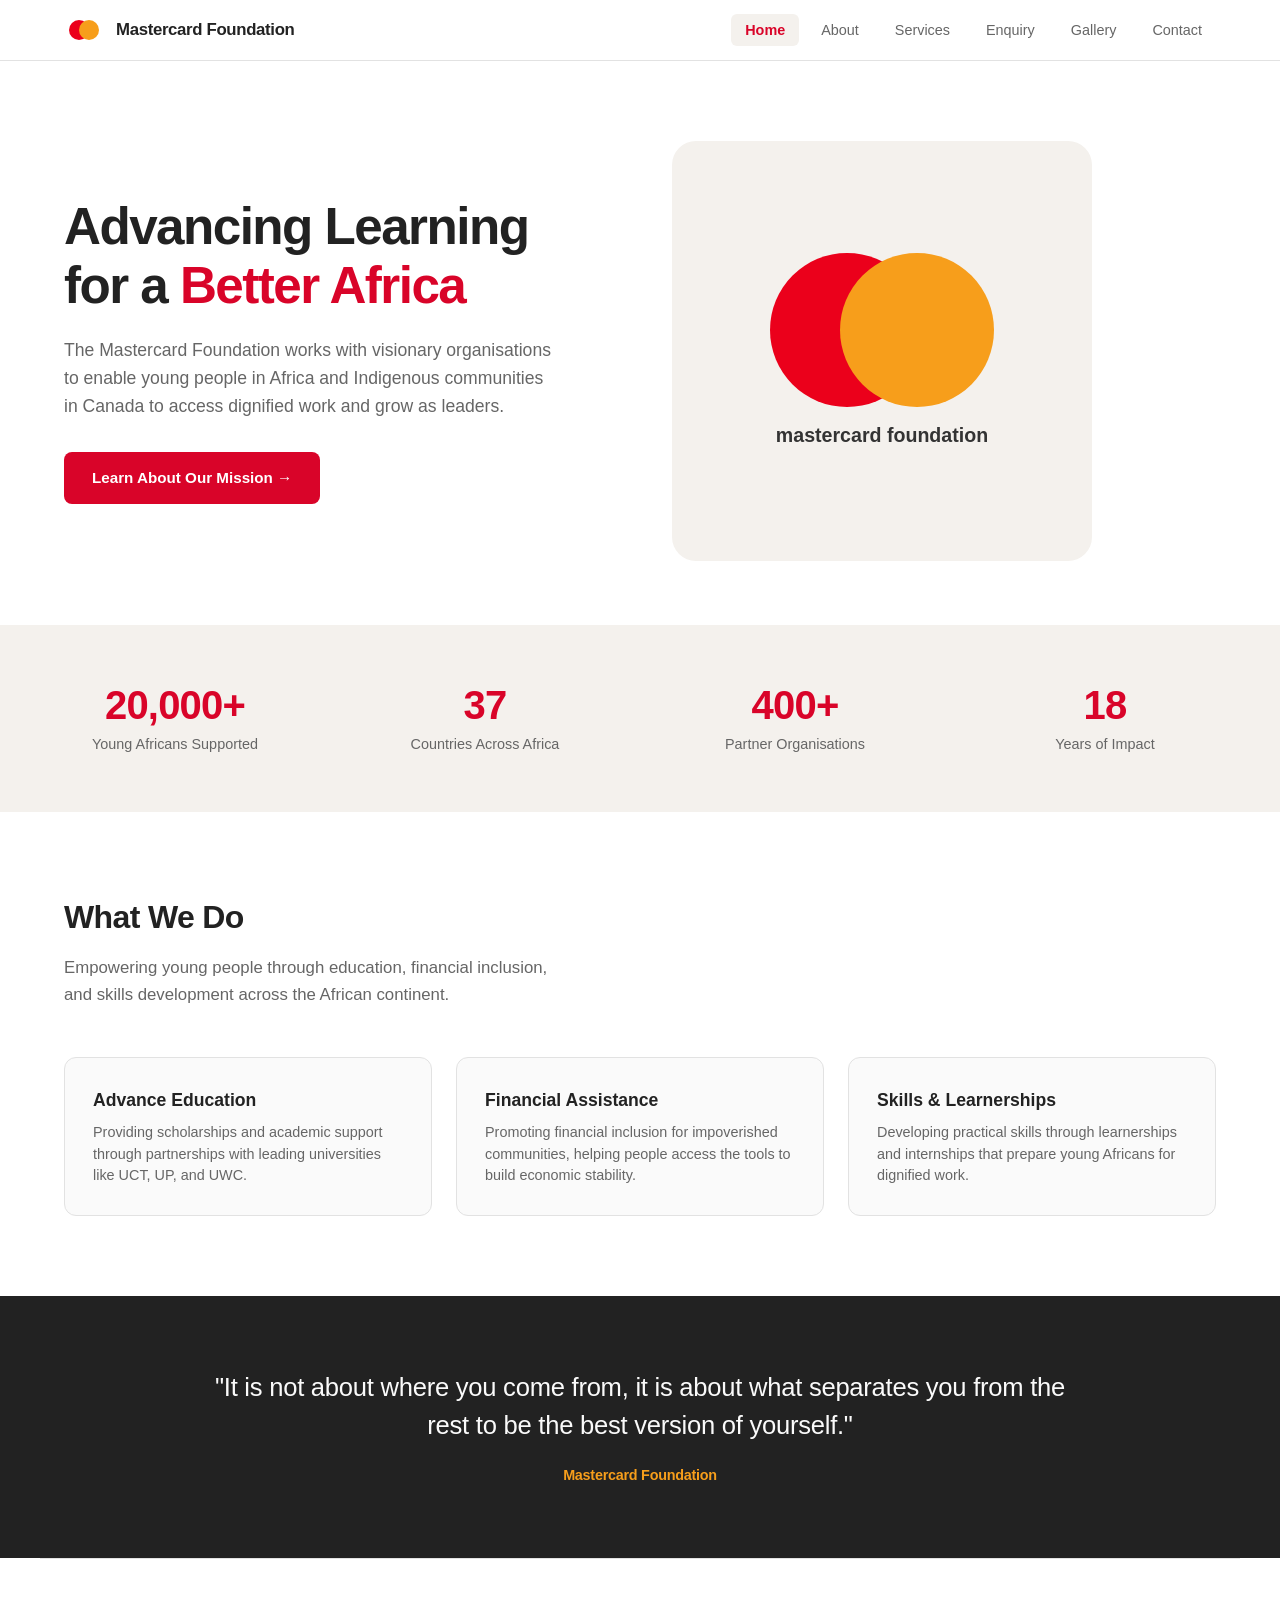
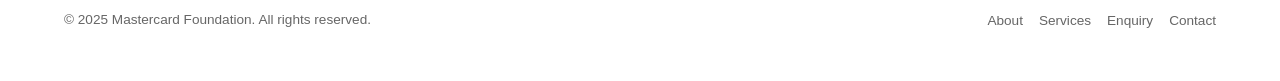
<file: index.html>
<!DOCTYPE html>
<html lang="en">
<head>
<!-- Meta information for the page -->
    <meta charset="UTF-8">
    <meta name="viewport" content="width=device-width, initial-scale=1.0">
    <title>Mastercard Foundation | Home</title>
    <!-- Google Fonts for modern typography -->
    <link rel="stylesheet" href="css/style.css">
</head>
<body>
    <!-- Header: Contains the navigation bar for the website -->
    <header>
        <nav>
            <!-- Brand/Logo link that takes user back to homepage -->
            <a href="index.html" class="nav-brand">
                <!-- Mastercard circles logo (simplified SVG) -->
                <svg viewBox="0 0 48 32" fill="none" xmlns="http://www.w3.org/2000/svg">
                    <circle cx="18" cy="16" r="12" fill="#EB001B"/>
                    <circle cx="30" cy="16" r="12" fill="#F79E1B"/>
                    <path d="M24 6.8a12 12 0 010 18.4 12 12 0 000-18.4z" fill="#FF5F00"/>
                </svg>
                <span>Mastercard Foundation</span>
            </a>

            <!-- Main navigation links connecting all pages of the website -->
            <ul class="nav-links">
                <li><a href="index.html" class="active">Home</a></li>
                <li><a href="about.html">About</a></li>
                <li><a href="services.html">Services</a></li>
                <li><a href="enquiry.html">Enquiry</a></li>
                <li><a href="gallery.html">Gallery</a></li>
                <li><a href="contact.html">Contact</a></li>
            </ul>
        </nav>
    </header>

    <!-- Main content area of the homepage -->
    <main>
        <!-- Hero Section: First thing visitors see, introduces the foundation -->
        <section class="hero">
            <div class="hero-content">
                <h1>Advancing Learning for a <span class="accent">Better Africa</span></h1>
                <p>The Mastercard Foundation works with visionary organisations to enable young people in Africa and Indigenous communities in Canada to access dignified work and grow as leaders.</p>
                <a href="about.html" class="hero-cta">Learn About Our Mission →</a>
            </div>

            <!-- Visual element: Large Mastercard Foundation logo -->
            <div class="hero-visual">
                <svg viewBox="0 0 200 180" fill="none" xmlns="http://www.w3.org/2000/svg">
                    <circle cx="75" cy="75" r="55" fill="#EB001B"/>
                    <circle cx="125" cy="75" r="55" fill="#F79E1B"/>
                    <path d="M100 30a55 55 0 010 90 55 55 0 000-90z" fill="#FF5F00"/>
                    <text x="100" y="155" text-anchor="middle" font-family="Inter, sans-serif" font-size="14" font-weight="700" fill="#333">mastercard foundation</text>
                </svg>
            </div>
        </section>

        <!-- Statistics Section: Key impact numbers of the foundation -->
        <section class="stats">
            <div class="stats-inner">
                <div class="stat-item">
                    <div class="number">20,000+</div>
                    <div class="label">Young Africans Supported</div>
                </div>
                <div class="stat-item">
                    <div class="number">37</div>
                    <div class="label">Countries Across Africa</div>
                </div>
                <div class="stat-item">
                    <div class="number">400+</div>
                    <div class="label">Partner Organisations</div>
                </div>
                <div class="stat-item">
                    <div class="number">18</div>
                    <div class="label">Years of Impact</div>
                </div>
            </div>
        </section>

        <!-- Services Preview: Brief overview of what the foundation offers -->
        <section class="services-preview">
            <div class="section-header">
                <h2>What We Do</h2>
                <p>Empowering young people through education, financial inclusion, and skills development across the African continent.</p>
            </div>

            <div class="services-grid">
                <!-- Service 1: Advance Education -->
                <article class="service-item">
                    <h3>Advance Education</h3>
                    <p>Providing scholarships and academic support through partnerships with leading universities like UCT, UP, and UWC.</p>
                </article>

                <!-- Service 2: Financial Assistance -->
                <article class="service-item">
                    <h3>Financial Assistance</h3>
                    <p>Promoting financial inclusion for impoverished communities, helping people access the tools to build economic stability.</p>
                </article>

                <!-- Service 3: Skills & Learnerships -->
                <article class="service-item">
                    <h3>Skills &amp; Learnerships</h3>
                    <p>Developing practical skills through learnerships and internships that prepare young Africans for dignified work.</p>
                </article>
            </div>
        </section>

        <!-- Motivational Quote Section -->
        <section class="mission">
            <blockquote>
                "It is not about where you come from, it is about what separates you from the rest to be the best version of yourself."
                <cite>Mastercard Foundation</cite>
            </blockquote>
        </section>
    </main>

    <!-- Footer: Contains copyright and secondary navigation links -->
    <footer>
        <div class="footer-left">
            <p>&copy; 2025 Mastercard Foundation. All rights reserved.</p>
        </div>
        <!-- Footer navigation links for quick access to all pages -->
        <ul class="footer-links">
            <li><a href="about.html">About</a></li>
            <li><a href="services.html">Services</a></li>
            <li><a href="enquiry.html">Enquiry</a></li>
            <li><a href="contact.html">Contact</a></li>
        </ul>
    </footer>
</body>
</html>
</file>
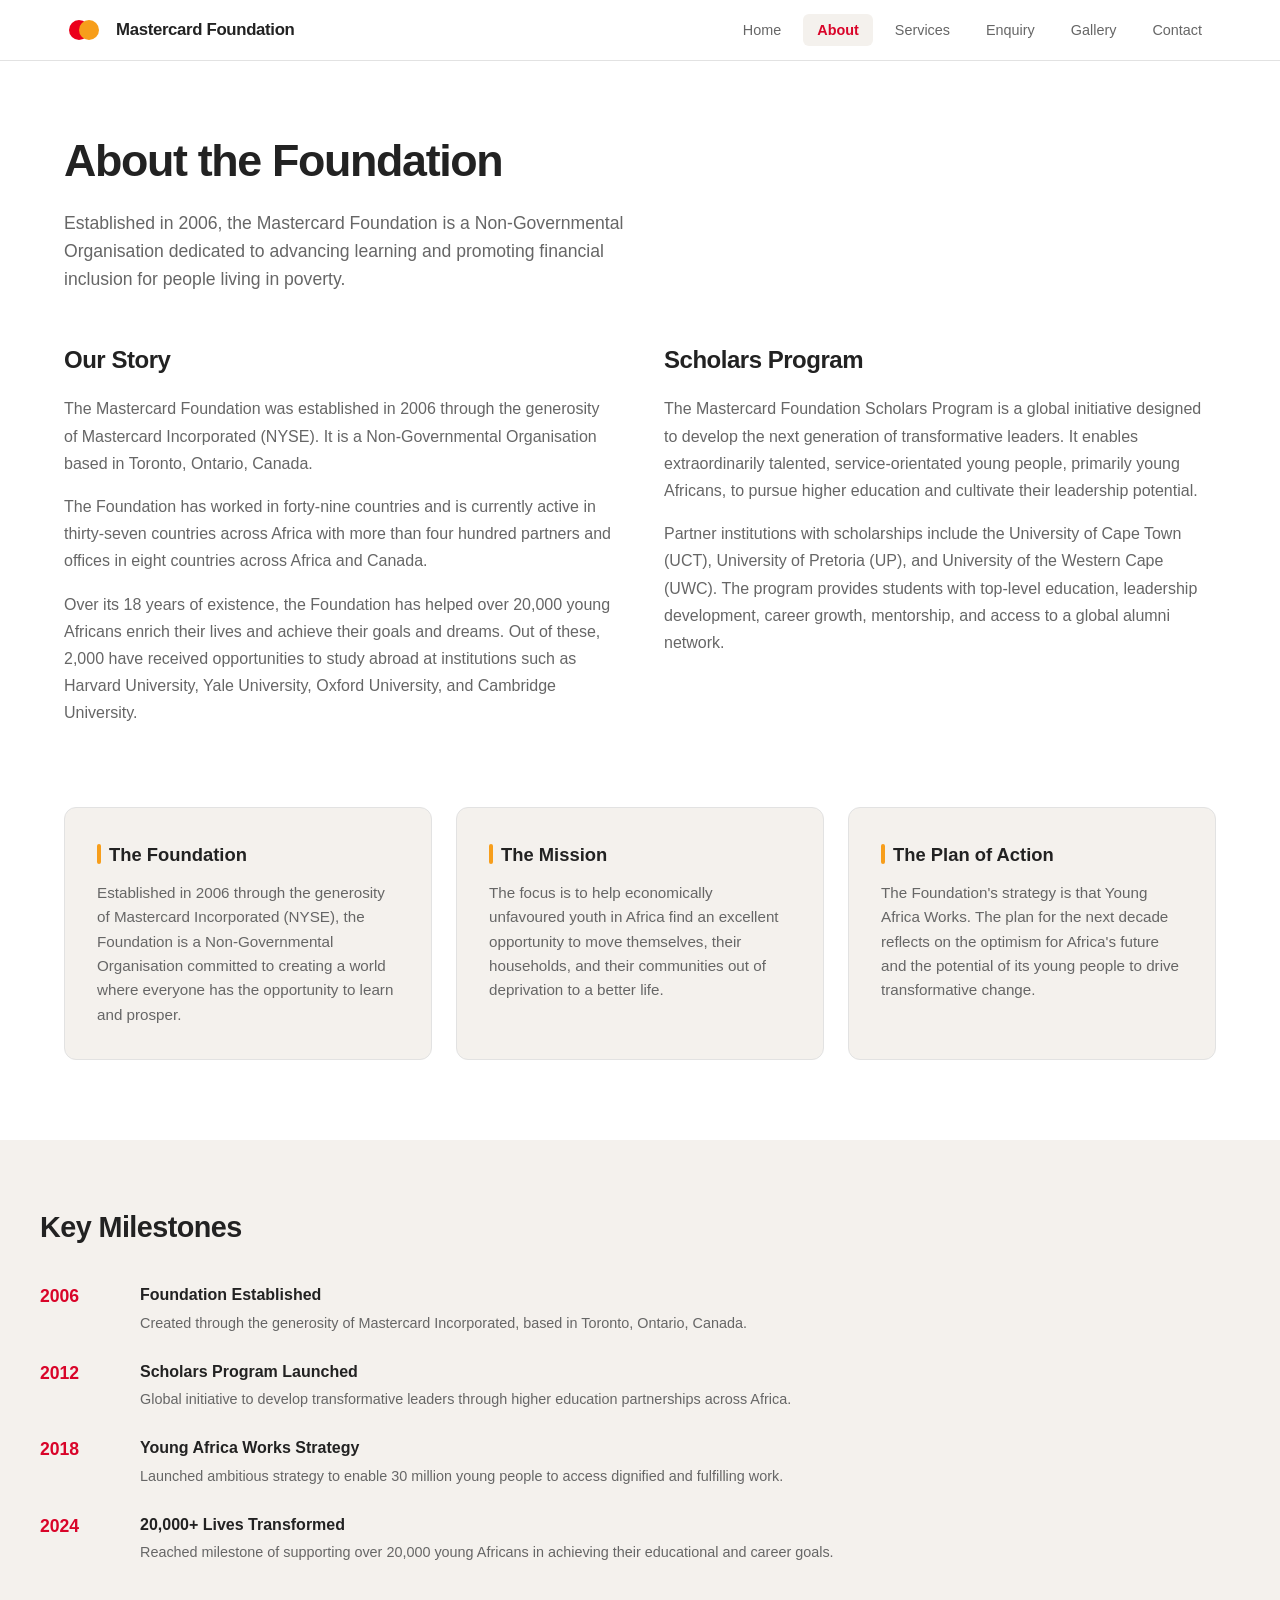
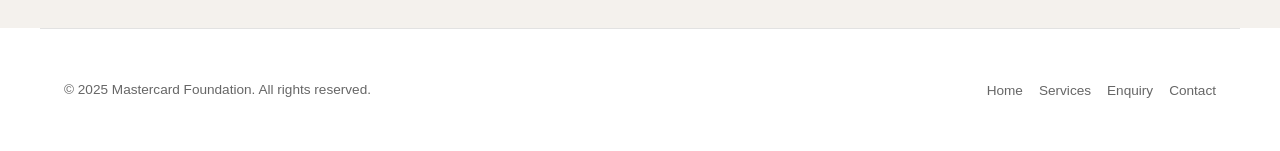
<file: about.html>
<!DOCTYPE html>
<html lang="en">
<head>
<!-- Meta information for the About page -->
    <meta charset="UTF-8">
    <meta name="viewport" content="width=device-width, initial-scale=1.0">
    <title>About | Mastercard Foundation</title>
    <link rel="stylesheet" href="css/style.css">
</head>
<body>
    <!-- Header with navigation menu -->
    <header>
        <nav>
            <a href="index.html" class="nav-brand">
                <svg viewBox="0 0 48 32" fill="none" xmlns="http://www.w3.org/2000/svg">
                    <circle cx="18" cy="16" r="12" fill="#EB001B"/>
                    <circle cx="30" cy="16" r="12" fill="#F79E1B"/>
                    <path d="M24 6.8a12 12 0 010 18.4 12 12 0 000-18.4z" fill="#FF5F00"/>
                </svg>
                <span>Mastercard Foundation</span>
            </a>
            <!-- Navigation links to all website pages -->
            <ul class="nav-links">
                <li><a href="index.html">Home</a></li>
                <li><a href="about.html" class="active">About</a></li>
                <li><a href="services.html">Services</a></li>
                <li><a href="enquiry.html">Enquiry</a></li>
                <li><a href="gallery.html">Gallery</a></li>
                <li><a href="contact.html">Contact</a></li>
            </ul>
        </nav>
    </header>

    <!-- Main content of the About page -->
    <main>
        <!-- Page heading introduces the About section -->
        <section class="page-header">
            <h1>About the Foundation</h1>
            <p>Established in 2006, the Mastercard Foundation is a Non-Governmental Organisation dedicated to advancing learning and promoting financial inclusion for people living in poverty.</p>
        </section>

        <!-- Detailed about section with history and background -->
        <section class="about-section">
            <div class="about-grid">
                <div class="about-text">
                    <h2>Our Story</h2>
                    <p>The Mastercard Foundation was established in 2006 through the generosity of Mastercard Incorporated (NYSE). It is a Non-Governmental Organisation based in Toronto, Ontario, Canada.</p>
                    <p>The Foundation has worked in forty-nine countries and is currently active in thirty-seven countries across Africa with more than four hundred partners and offices in eight countries across Africa and Canada.</p>
                    <p>Over its 18 years of existence, the Foundation has helped over 20,000 young Africans enrich their lives and achieve their goals and dreams. Out of these, 2,000 have received opportunities to study abroad at institutions such as Harvard University, Yale University, Oxford University, and Cambridge University.</p>
                </div>
                <div class="about-text">
                    <h2>Scholars Program</h2>
                    <p>The Mastercard Foundation Scholars Program is a global initiative designed to develop the next generation of transformative leaders. It enables extraordinarily talented, service-orientated young people, primarily young Africans, to pursue higher education and cultivate their leadership potential.</p>
                    <p>Partner institutions with scholarships include the University of Cape Town (UCT), University of Pretoria (UP), and University of the Western Cape (UWC). The program provides students with top-level education, leadership development, career growth, mentorship, and access to a global alumni network.</p>
                </div>
            </div>
        </section>

        <!-- Three information blocks: Foundation overview, Mission, Plan of Action -->
        <section class="info-blocks">
            <!-- Block 1: About the Foundation summary -->
            <div class="info-block">
                <h3>The Foundation</h3>
                <p>Established in 2006 through the generosity of Mastercard Incorporated (NYSE), the Foundation is a Non-Governmental Organisation committed to creating a world where everyone has the opportunity to learn and prosper.</p>
            </div>

            <!-- Block 2: The Mission statement -->
            <div class="info-block">
                <h3>The Mission</h3>
                <p>The focus is to help economically unfavoured youth in Africa find an excellent opportunity to move themselves, their households, and their communities out of deprivation to a better life.</p>
            </div>

            <!-- Block 3: The Plan of Action / Strategy -->
            <div class="info-block">
                <h3>The Plan of Action</h3>
                <p>The Foundation's strategy is that Young Africa Works. The plan for the next decade reflects on the optimism for Africa's future and the potential of its young people to drive transformative change.</p>
            </div>
        </section>

        <!-- Timeline showing key milestones -->
        <section class="timeline-section">
            <div class="timeline-inner">
                <h2>Key Milestones</h2>
                <div class="timeline">
                    <!-- Timeline event 1 -->
                    <div class="timeline-item">
                        <div class="timeline-year">2006</div>
                        <div class="timeline-content">
                            <h4>Foundation Established</h4>
                            <p>Created through the generosity of Mastercard Incorporated, based in Toronto, Ontario, Canada.</p>
                        </div>
                    </div>
                    <!-- Timeline event 2 -->
                    <div class="timeline-item">
                        <div class="timeline-year">2012</div>
                        <div class="timeline-content">
                            <h4>Scholars Program Launched</h4>
                            <p>Global initiative to develop transformative leaders through higher education partnerships across Africa.</p>
                        </div>
                    </div>
                    <!-- Timeline event 3 -->
                    <div class="timeline-item">
                        <div class="timeline-year">2018</div>
                        <div class="timeline-content">
                            <h4>Young Africa Works Strategy</h4>
                            <p>Launched ambitious strategy to enable 30 million young people to access dignified and fulfilling work.</p>
                        </div>
                    </div>
                    <!-- Timeline event 4 -->
                    <div class="timeline-item">
                        <div class="timeline-year">2024</div>
                        <div class="timeline-content">
                            <h4>20,000+ Lives Transformed</h4>
                            <p>Reached milestone of supporting over 20,000 young Africans in achieving their educational and career goals.</p>
                        </div>
                    </div>
                </div>
            </div>
        </section>
    </main>

    <!-- Footer with copyright and links -->
    <footer>
        <div class="footer-left">
            <p>&copy; 2025 Mastercard Foundation. All rights reserved.</p>
        </div>
        <ul class="footer-links">
            <li><a href="index.html">Home</a></li>
            <li><a href="services.html">Services</a></li>
            <li><a href="enquiry.html">Enquiry</a></li>
            <li><a href="contact.html">Contact</a></li>
        </ul>
    </footer>
</body>
</html>
</file>
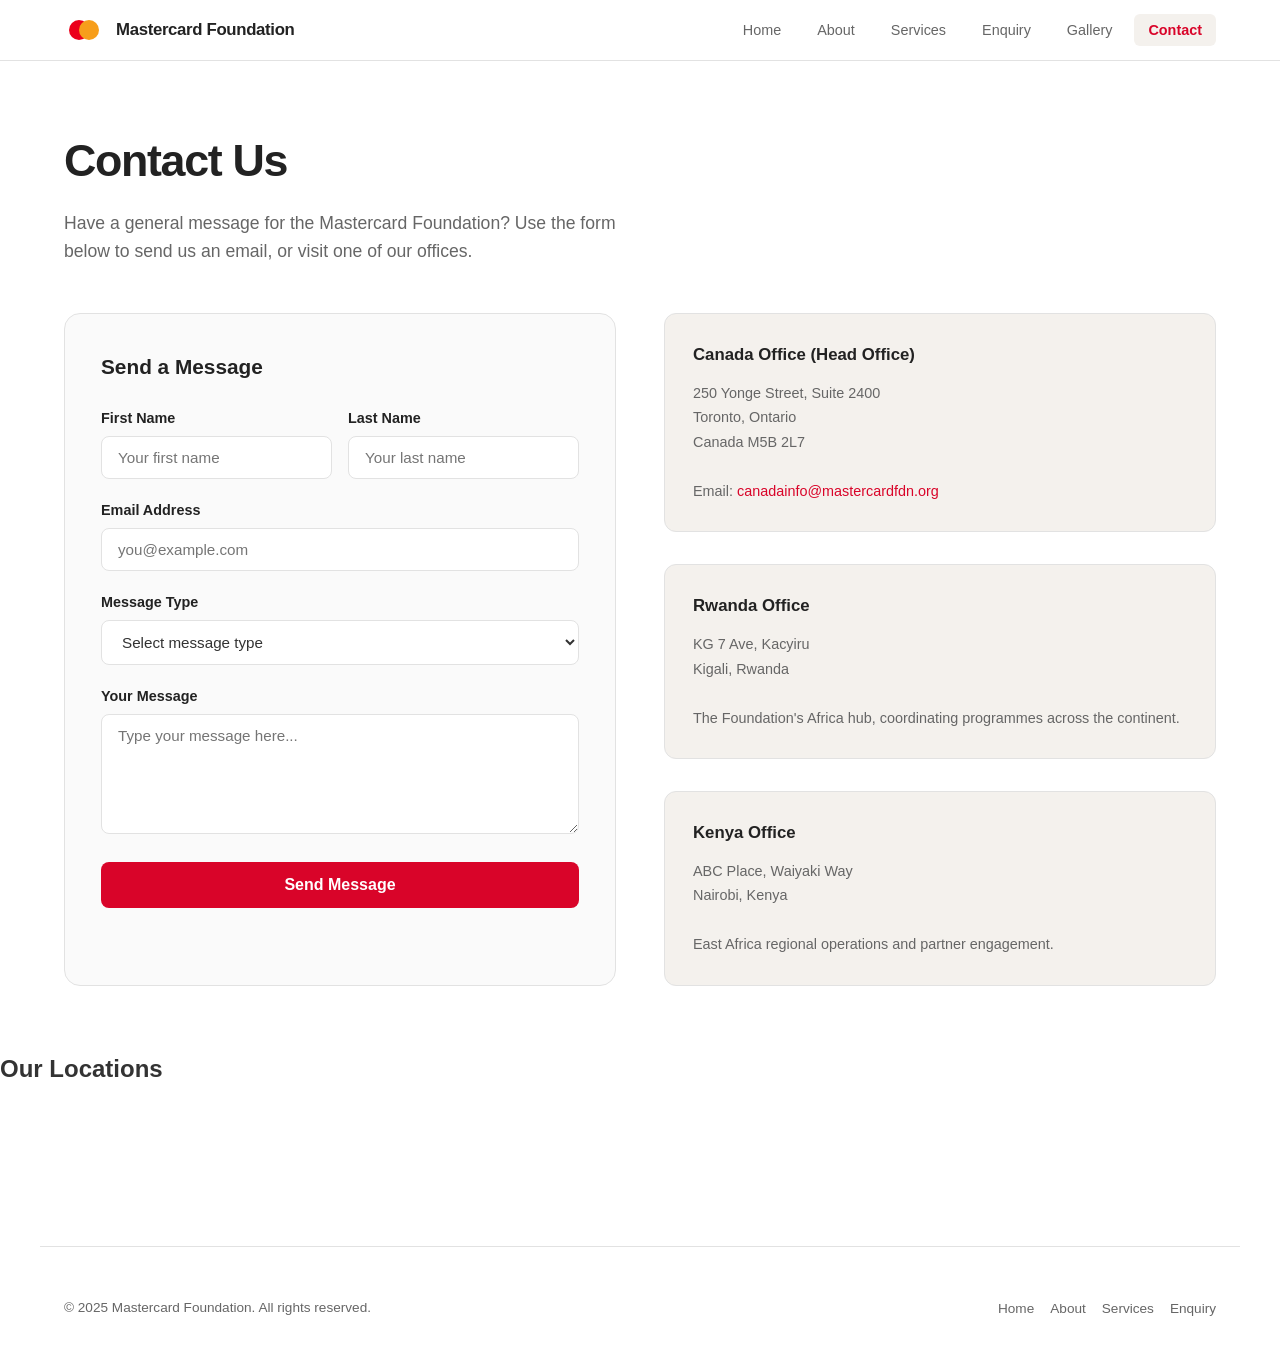
<file: contact.html>
<!DOCTYPE html>
<html lang="en">
<head>
<!-- Meta information for the Contact page -->
    <meta charset="UTF-8">
    <meta name="viewport" content="width=device-width, initial-scale=1.0">
    <title>Contact | Mastercard Foundation</title>
    <link rel="stylesheet" href="css/style.css">
</head>
<body>
    <!-- Header with navigation -->
    <header>
        <nav>
            <a href="index.html" class="nav-brand">
                <svg viewBox="0 0 48 32" fill="none"><circle cx="18" cy="16" r="12" fill="#EB001B"/><circle cx="30" cy="16" r="12" fill="#F79E1B"/><path d="M24 6.8a12 12 0 010 18.4 12 12 0 000-18.4z" fill="#FF5F00"/></svg>
                <span>Mastercard Foundation</span>
            </a>
            <ul class="nav-links">
                <li><a href="index.html">Home</a></li>
                <li><a href="about.html">About</a></li>
                <li><a href="services.html">Services</a></li>
                <li><a href="enquiry.html">Enquiry</a></li>
                <li><a href="gallery.html">Gallery</a></li>
                <li><a href="contact.html" class="active">Contact</a></li>
            </ul>
        </nav>
    </header>

    <!-- Main content: Contact form, office info, and map -->
    <main>
        <section class="page-header">
            <h1>Contact Us</h1>
            <p>Have a general message for the Mastercard Foundation? Use the form below to send us an email, or visit one of our offices.</p>
        </section>

        <!-- Contact layout: Form on the left, office details on the right -->
        <section class="contact-layout">
            <!-- Contact Form: For sending a general message to the organisation -->
            <form class="contact-form" action="mailto:canadainfo@mastercardfdn.org" method="POST" enctype="text/plain">
                <h2>Send a Message</h2>

                <!-- Name fields -->
                <div class="form-row">
                    <div class="form-group">
                        <label for="contactFirstName">First Name</label>
                        <input type="text" id="contactFirstName" name="firstName" placeholder="Your first name" required>
                    </div>
                    <div class="form-group">
                        <label for="contactLastName">Last Name</label>
                        <input type="text" id="contactLastName" name="lastName" placeholder="Your last name" required>
                    </div>
                </div>

                <!-- Email field -->
                <div class="form-group">
                    <label for="contactEmail">Email Address</label>
                    <input type="email" id="contactEmail" name="email" placeholder="you@example.com" required>
                </div>

                <!-- Message type dropdown -->
                <div class="form-group">
                    <label for="messageType">Message Type</label>
                    <select id="messageType" name="messageType" required>
                        <option value="" disabled selected>Select message type</option>
                        <option value="general">General Inquiry</option>
                        <option value="media">Media / Press</option>
                        <option value="partnership">Partnership</option>
                        <option value="feedback">Feedback</option>
                        <option value="complaint">Complaint</option>
                    </select>
                </div>

                <!-- Message body textarea -->
                <div class="form-group">
                    <label for="contactMessage">Your Message</label>
                    <textarea id="contactMessage" name="message" placeholder="Type your message here..." required></textarea>
                </div>

                <!-- Submit button sends the form -->
                <button type="submit" class="submit-btn">Send Message</button>
            </form>

            <!-- Contact Information: Office addresses and details -->
            <div class="contact-info">
                <!-- Canada Office (Head Office) -->
                <div class="office-card">
                    <h3>Canada Office (Head Office)</h3>
                    <p>
                        250 Yonge Street, Suite 2400<br>
                        Toronto, Ontario<br>
                        Canada M5B 2L7<br><br>
                        Email: <a href="mailto:canadainfo@mastercardfdn.org">canadainfo@mastercardfdn.org</a>
                    </p>
                </div>

                <!-- Kigali Office (Rwanda) -->
                <div class="office-card">
                    <h3>Rwanda Office</h3>
                    <p>
                        KG 7 Ave, Kacyiru<br>
                        Kigali, Rwanda<br><br>
                        The Foundation's Africa hub, coordinating programmes across the continent.
                    </p>
                </div>

                <!-- Nairobi Office (Kenya) -->
                <div class="office-card">
                    <h3>Kenya Office</h3>
                    <p>
                        ABC Place, Waiyaki Way<br>
                        Nairobi, Kenya<br><br>
                        East Africa regional operations and partner engagement.
                    </p>
                </div>
            </div>
        </section>

        <!-- Map Section: Shows multiple office locations on a Google Map -->
        <section class="map-section">
            <h2>Our Locations</h2>
            <!-- Google Maps embed showing Toronto head office location -->
            <!-- Note: The assignment requires more than 1 location to be shown -->
            <div class="map-container">
                <iframe src="https://www.google.com/maps/embed?pb=!1m18!1m12!1m3!1d2886.6893!2d-79.3832!3d43.6532!2m3!1f0!2f0!3f0!3m2!1i1024!2i768!4f13.1!3m3!1m2!1s0x89d4cb90d7c63ba5%3A0x323555502ab4c477!2s250%20Yonge%20St%2C%20Toronto%2C%20ON%20M5B%202L7%2C%20Canada!5e0!3m2!1sen!2sza!4v1700000000000!5m2!1sen!2sza" allowfullscreen="" loading="lazy" referrerpolicy="no-referrer-when-downgrade"></iframe>
            </div>
        </section>
    </main>

    <!-- Footer -->
    <footer>
        <div class="footer-left">
            <p>&copy; 2025 Mastercard Foundation. All rights reserved.</p>
        </div>
        <ul class="footer-links">
            <li><a href="index.html">Home</a></li>
            <li><a href="about.html">About</a></li>
            <li><a href="services.html">Services</a></li>
            <li><a href="enquiry.html">Enquiry</a></li>
        </ul>
    </footer>
</body>
</html>
</file>
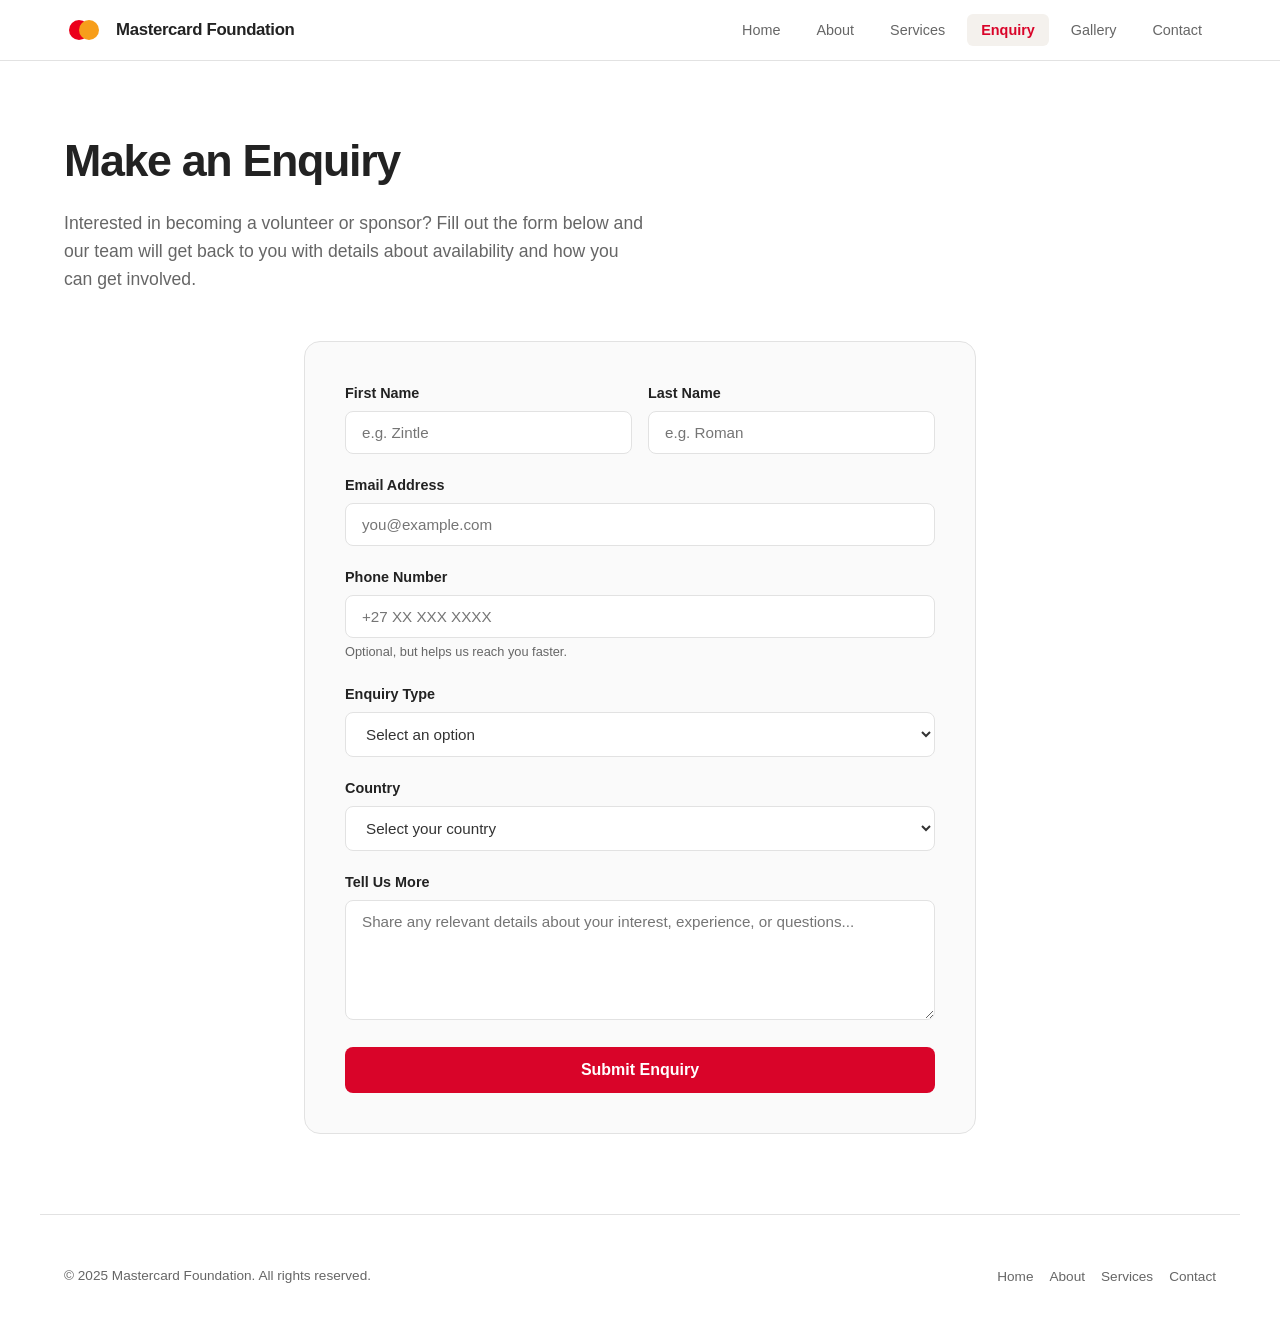
<file: enquiry.html>
<!DOCTYPE html>
<html lang="en">
<head>
<!-- Meta information for the Enquiry page -->
    <meta charset="UTF-8">
    <meta name="viewport" content="width=device-width, initial-scale=1.0">
    <title>Enquiry | Mastercard Foundation</title>
    <link rel="stylesheet" href="css/style.css">
</head>
<body>
    <!-- Header with navigation -->
    <header>
        <nav>
            <a href="index.html" class="nav-brand">
                <svg viewBox="0 0 48 32" fill="none"><circle cx="18" cy="16" r="12" fill="#EB001B"/><circle cx="30" cy="16" r="12" fill="#F79E1B"/><path d="M24 6.8a12 12 0 010 18.4 12 12 0 000-18.4z" fill="#FF5F00"/></svg>
                <span>Mastercard Foundation</span>
            </a>
            <ul class="nav-links">
                <li><a href="index.html">Home</a></li>
                <li><a href="about.html">About</a></li>
                <li><a href="services.html">Services</a></li>
                <li><a href="enquiry.html" class="active">Enquiry</a></li>
                <li><a href="gallery.html">Gallery</a></li>
                <li><a href="contact.html">Contact</a></li>
            </ul>
        </nav>
    </header>

    <!-- Main content: Enquiry form for volunteering or sponsorship -->
    <main>
        <section class="page-header">
            <h1>Make an Enquiry</h1>
            <p>Interested in becoming a volunteer or sponsor? Fill out the form below and our team will get back to you with details about availability and how you can get involved.</p>
        </section>

        <!-- Enquiry form section: Allows visitors to enquire about volunteering or sponsorship -->
        <section class="form-section">
            <form class="enquiry-form" action="#" method="POST">
                <!-- Name fields: First and Last name in a row -->
                <div class="form-row">
                    <div class="form-group">
                        <label for="firstName">First Name</label>
                        <input type="text" id="firstName" name="firstName" placeholder="e.g. Zintle" required>
                    </div>
                    <div class="form-group">
                        <label for="lastName">Last Name</label>
                        <input type="text" id="lastName" name="lastName" placeholder="e.g. Roman" required>
                    </div>
                </div>

                <!-- Email field -->
                <div class="form-group">
                    <label for="email">Email Address</label>
                    <input type="email" id="email" name="email" placeholder="you@example.com" required>
                </div>

                <!-- Phone number field -->
                <div class="form-group">
                    <label for="phone">Phone Number</label>
                    <input type="tel" id="phone" name="phone" placeholder="+27 XX XXX XXXX">
                    <p class="form-hint">Optional, but helps us reach you faster.</p>
                </div>

                <!-- Enquiry type dropdown: Volunteer or Sponsor -->
                <div class="form-group">
                    <label for="enquiryType">Enquiry Type</label>
                    <select id="enquiryType" name="enquiryType" required>
                        <option value="" disabled selected>Select an option</option>
                        <option value="volunteer">I want to volunteer</option>
                        <option value="sponsor">I want to become a sponsor</option>
                        <option value="scholarship">Scholarship information</option>
                        <option value="partnership">Partnership opportunities</option>
                        <option value="other">Other</option>
                    </select>
                </div>

                <!-- Country/Region field -->
                <div class="form-group">
                    <label for="country">Country</label>
                    <select id="country" name="country" required>
                        <option value="" disabled selected>Select your country</option>
                        <option value="ZA">South Africa</option>
                        <option value="NG">Nigeria</option>
                        <option value="KE">Kenya</option>
                        <option value="GH">Ghana</option>
                        <option value="RW">Rwanda</option>
                        <option value="ET">Ethiopia</option>
                        <option value="CA">Canada</option>
                        <option value="other">Other</option>
                    </select>
                </div>

                <!-- Message/Details textarea -->
                <div class="form-group">
                    <label for="message">Tell Us More</label>
                    <textarea id="message" name="message" placeholder="Share any relevant details about your interest, experience, or questions..." required></textarea>
                </div>

                <!-- Submit button -->
                <button type="submit" class="submit-btn">Submit Enquiry</button>
            </form>
        </section>
    </main>

    <!-- Footer -->
    <footer>
        <div class="footer-left">
            <p>&copy; 2025 Mastercard Foundation. All rights reserved.</p>
        </div>
        <ul class="footer-links">
            <li><a href="index.html">Home</a></li>
            <li><a href="about.html">About</a></li>
            <li><a href="services.html">Services</a></li>
            <li><a href="contact.html">Contact</a></li>
        </ul>
    </footer>
</body>
</html>
</file>
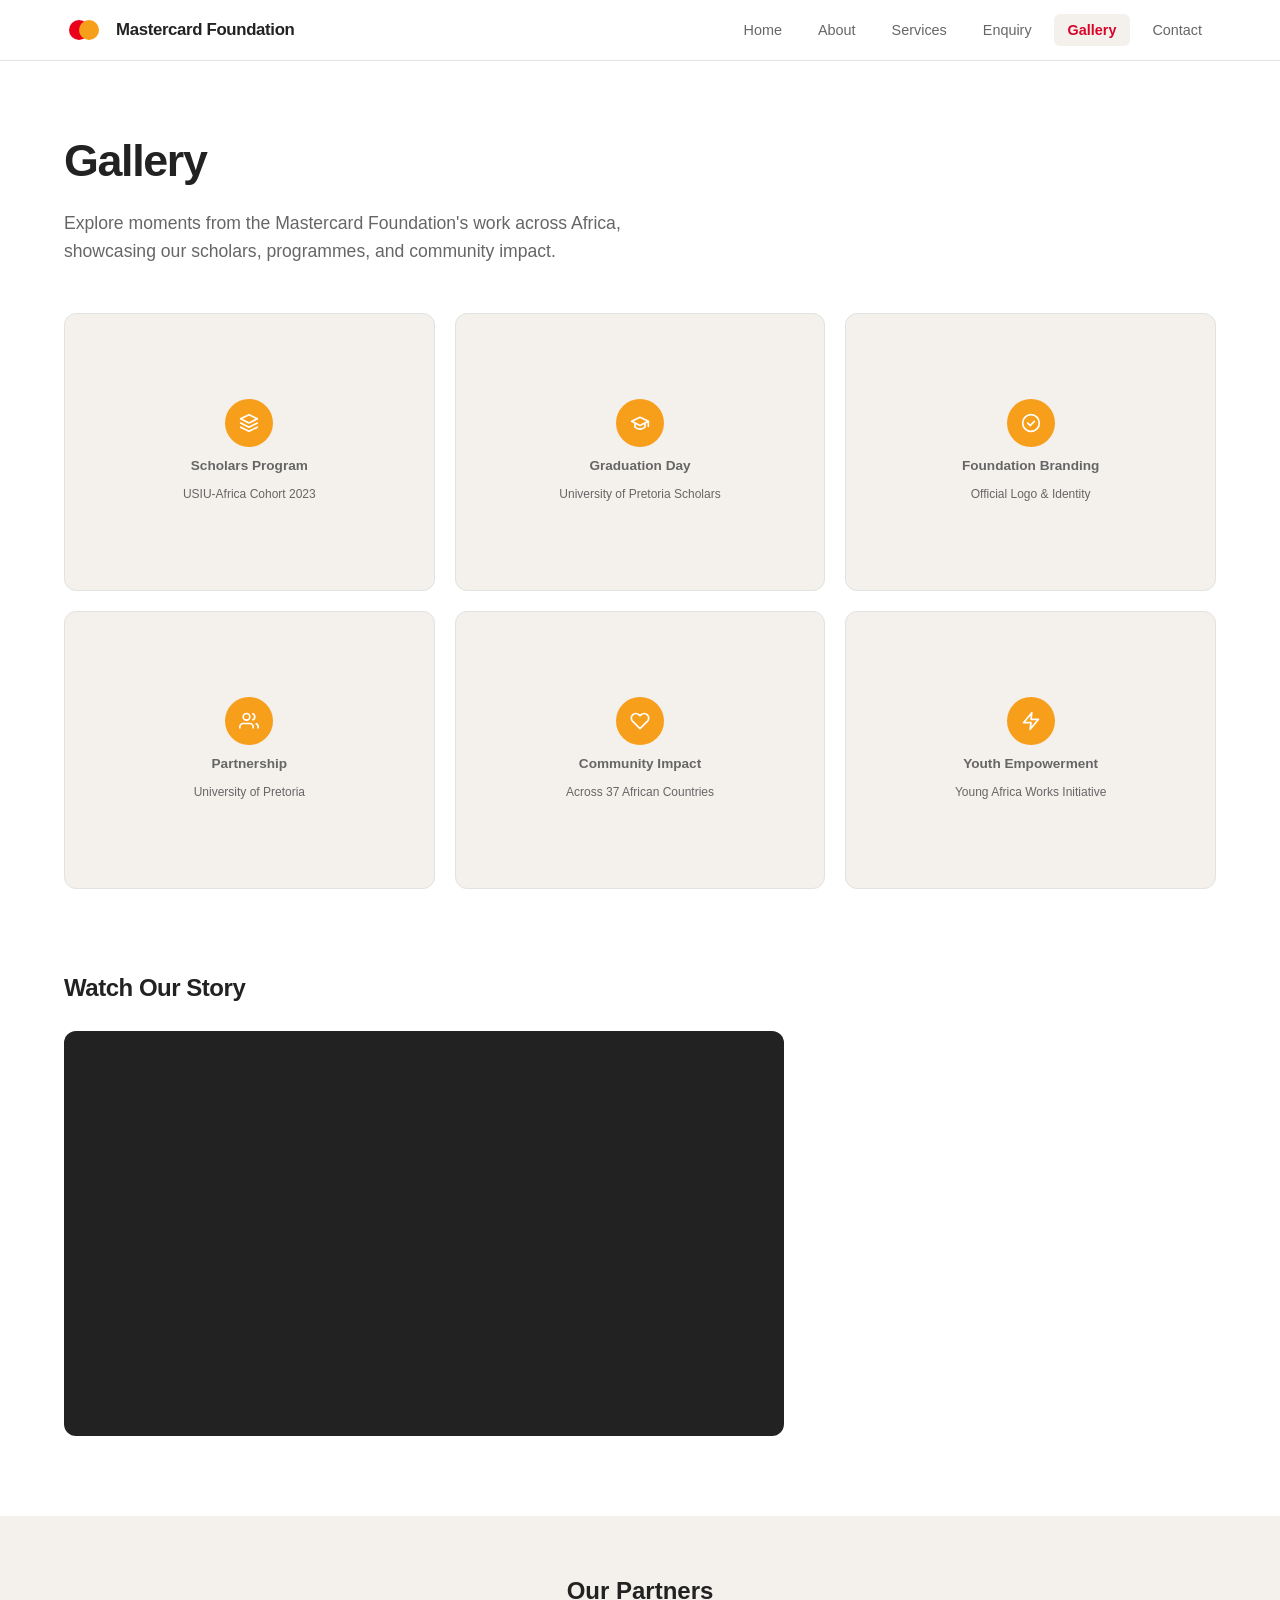
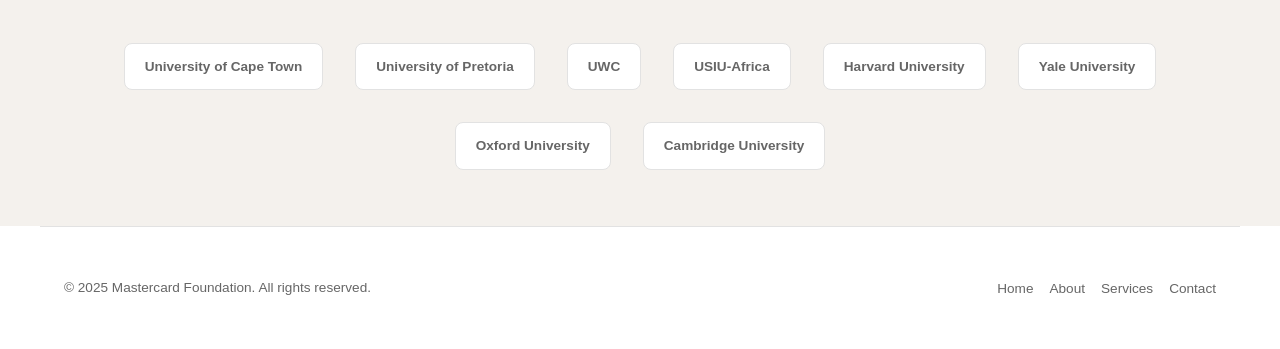
<file: gallery.html>
<!DOCTYPE html>
<html lang="en">
<head>
<!-- Meta information for the Gallery page -->
    <meta charset="UTF-8">
    <meta name="viewport" content="width=device-width, initial-scale=1.0">
    <title>Gallery | Mastercard Foundation</title>
    <link rel="stylesheet" href="css/style.css">
</head>
<body>
    <!-- Header with navigation -->
    <header>
        <nav>
            <a href="index.html" class="nav-brand">
                <svg viewBox="0 0 48 32" fill="none"><circle cx="18" cy="16" r="12" fill="#EB001B"/><circle cx="30" cy="16" r="12" fill="#F79E1B"/><path d="M24 6.8a12 12 0 010 18.4 12 12 0 000-18.4z" fill="#FF5F00"/></svg>
                <span>Mastercard Foundation</span>
            </a>
            <ul class="nav-links">
                <li><a href="index.html">Home</a></li>
                <li><a href="about.html">About</a></li>
                <li><a href="services.html">Services</a></li>
                <li><a href="enquiry.html">Enquiry</a></li>
                <li><a href="gallery.html" class="active">Gallery</a></li>
                <li><a href="contact.html">Contact</a></li>
            </ul>
        </nav>
    </header>

    <!-- Main content: Photo gallery and video -->
    <main>
        <section class="page-header">
            <h1>Gallery</h1>
            <p>Explore moments from the Mastercard Foundation's work across Africa, showcasing our scholars, programmes, and community impact.</p>
        </section>

        <!-- Photo Gallery Grid: Contains images of the Foundation's activities -->
        <section class="gallery-section">
            <div class="gallery-grid">
                <!-- Gallery Image 1: Scholars Program group photo -->
                <div class="gallery-item">
                    <div class="gallery-placeholder">
                        <div class="icon">
                            <svg width="20" height="20" fill="none" viewBox="0 0 24 24"><path d="M12 2L2 7l10 5 10-5-10-5zM2 17l10 5 10-5M2 12l10 5 10-5" stroke="#fff" stroke-width="2" stroke-linecap="round" stroke-linejoin="round"/></svg>
                        </div>
                        <span class="caption">Scholars Program</span>
                        <span class="sub">USIU-Africa Cohort 2023</span>
                    </div>
                </div>

                <!-- Gallery Image 2: Graduation ceremony -->
                <div class="gallery-item">
                    <div class="gallery-placeholder">
                        <div class="icon">
                            <svg width="20" height="20" fill="none" viewBox="0 0 24 24"><path d="M22 10v6M2 10l10-5 10 5-10 5z" stroke="#fff" stroke-width="2" stroke-linecap="round" stroke-linejoin="round"/><path d="M6 12v5c3 3 9 3 12 0v-5" stroke="#fff" stroke-width="2" stroke-linecap="round" stroke-linejoin="round"/></svg>
                        </div>
                        <span class="caption">Graduation Day</span>
                        <span class="sub">University of Pretoria Scholars</span>
                    </div>
                </div>

                <!-- Gallery Image 3: Foundation logo and branding -->
                <div class="gallery-item">
                    <div class="gallery-placeholder">
                        <div class="icon">
                            <svg width="20" height="20" fill="none" viewBox="0 0 24 24"><circle cx="12" cy="12" r="10" stroke="#fff" stroke-width="2"/><path d="M8 12l3 3 5-5" stroke="#fff" stroke-width="2" stroke-linecap="round"/></svg>
                        </div>
                        <span class="caption">Foundation Branding</span>
                        <span class="sub">Official Logo &amp; Identity</span>
                    </div>
                </div>

                <!-- Gallery Image 4: Scholars Program partnership with University of Pretoria -->
                <div class="gallery-item">
                    <div class="gallery-placeholder">
                        <div class="icon">
                            <svg width="20" height="20" fill="none" viewBox="0 0 24 24"><path d="M17 21v-2a4 4 0 00-4-4H5a4 4 0 00-4 4v2" stroke="#fff" stroke-width="2"/><circle cx="9" cy="7" r="4" stroke="#fff" stroke-width="2"/><path d="M23 21v-2a4 4 0 00-3-3.87M16 3.13a4 4 0 010 7.75" stroke="#fff" stroke-width="2"/></svg>
                        </div>
                        <span class="caption">Partnership</span>
                        <span class="sub">University of Pretoria</span>
                    </div>
                </div>

                <!-- Gallery Image 5: Community impact -->
                <div class="gallery-item">
                    <div class="gallery-placeholder">
                        <div class="icon">
                            <svg width="20" height="20" fill="none" viewBox="0 0 24 24"><path d="M20.84 4.61a5.5 5.5 0 00-7.78 0L12 5.67l-1.06-1.06a5.5 5.5 0 00-7.78 7.78l1.06 1.06L12 21.23l7.78-7.78 1.06-1.06a5.5 5.5 0 000-7.78z" stroke="#fff" stroke-width="2"/></svg>
                        </div>
                        <span class="caption">Community Impact</span>
                        <span class="sub">Across 37 African Countries</span>
                    </div>
                </div>

                <!-- Gallery Image 6: Youth empowerment -->
                <div class="gallery-item">
                    <div class="gallery-placeholder">
                        <div class="icon">
                            <svg width="20" height="20" fill="none" viewBox="0 0 24 24"><path d="M13 2L3 14h9l-1 8 10-12h-9l1-8z" stroke="#fff" stroke-width="2" stroke-linecap="round" stroke-linejoin="round"/></svg>
                        </div>
                        <span class="caption">Youth Empowerment</span>
                        <span class="sub">Young Africa Works Initiative</span>
                    </div>
                </div>
            </div>
        </section>

        <!-- Video Section: Embedded YouTube video about the Foundation -->
        <section class="video-section">
            <h2>Watch Our Story</h2>
            <!-- Embedded YouTube video from Mastercard Foundation channel -->
            <div class="video-embed">
                <iframe src="https://www.youtube.com/embed/82q7a8rMvjs" title="Mastercard Foundation Video" allow="accelerometer; autoplay; clipboard-write; encrypted-media; gyroscope; picture-in-picture" allowfullscreen></iframe>
            </div>
        </section>

        <!-- Partners Section: Logos of organisations that partner with the Foundation -->
        <section class="partners-section">
            <div class="partners-inner">
                <h2>Our Partners</h2>
                <div class="partners-grid">
                    <div class="partner-logo">University of Cape Town</div>
                    <div class="partner-logo">University of Pretoria</div>
                    <div class="partner-logo">UWC</div>
                    <div class="partner-logo">USIU-Africa</div>
                    <div class="partner-logo">Harvard University</div>
                    <div class="partner-logo">Yale University</div>
                    <div class="partner-logo">Oxford University</div>
                    <div class="partner-logo">Cambridge University</div>
                </div>
            </div>
        </section>
    </main>

    <!-- Footer -->
    <footer>
        <div class="footer-left">
            <p>&copy; 2025 Mastercard Foundation. All rights reserved.</p>
        </div>
        <ul class="footer-links">
            <li><a href="index.html">Home</a></li>
            <li><a href="about.html">About</a></li>
            <li><a href="services.html">Services</a></li>
            <li><a href="contact.html">Contact</a></li>
        </ul>
    </footer>
</body>
</html>
</file>
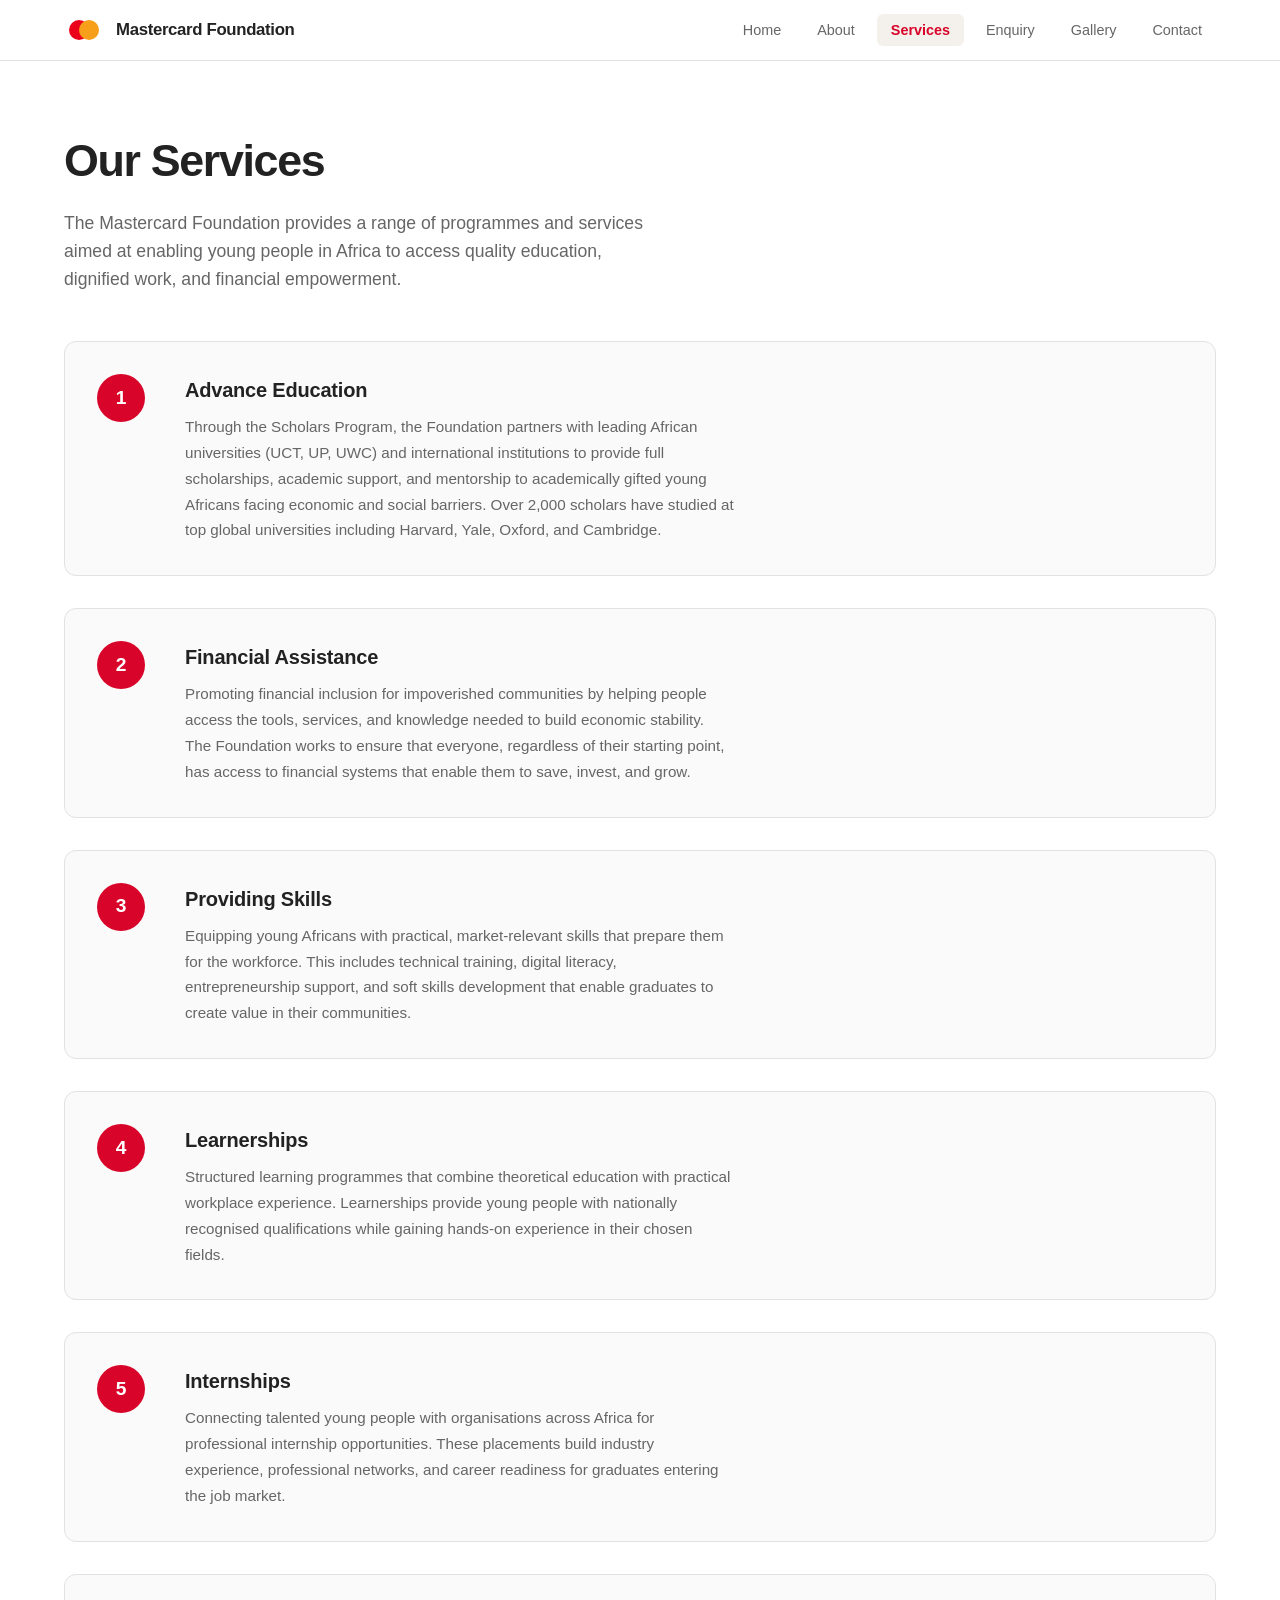
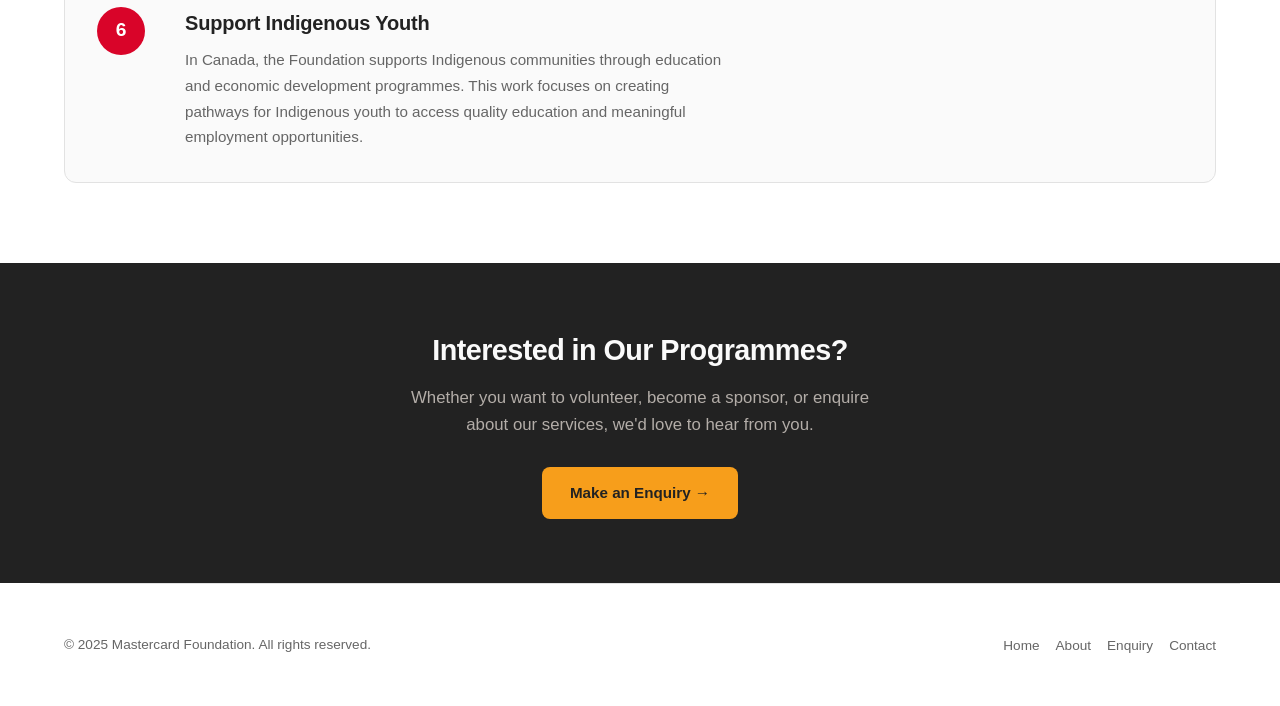
<file: services.html>
<!DOCTYPE html>
<html lang="en">
<head>
<!-- Meta information for the Services page -->
    <meta charset="UTF-8">
    <meta name="viewport" content="width=device-width, initial-scale=1.0">
    <title>Services | Mastercard Foundation</title>
    <link rel="stylesheet" href="css/style.css">
</head>
<body>
    <!-- Header with navigation -->
    <header>
        <nav>
            <a href="index.html" class="nav-brand">
                <svg viewBox="0 0 48 32" fill="none"><circle cx="18" cy="16" r="12" fill="#EB001B"/><circle cx="30" cy="16" r="12" fill="#F79E1B"/><path d="M24 6.8a12 12 0 010 18.4 12 12 0 000-18.4z" fill="#FF5F00"/></svg>
                <span>Mastercard Foundation</span>
            </a>
            <ul class="nav-links">
                <li><a href="index.html">Home</a></li>
                <li><a href="about.html">About</a></li>
                <li><a href="services.html" class="active">Services</a></li>
                <li><a href="enquiry.html">Enquiry</a></li>
                <li><a href="gallery.html">Gallery</a></li>
                <li><a href="contact.html">Contact</a></li>
            </ul>
        </nav>
    </header>

    <!-- Main content: Services offered by Mastercard Foundation -->
    <main>
        <!-- Page heading for the Services section -->
        <section class="page-header">
            <h1>Our Services</h1>
            <p>The Mastercard Foundation provides a range of programmes and services aimed at enabling young people in Africa to access quality education, dignified work, and financial empowerment.</p>
        </section>

        <!-- Detailed list of all services -->
        <section class="services-section">
            <div class="services-list">
                <!-- Service 1: Advance Education -->
                <article class="service-row">
                    <div class="service-number">1</div>
                    <div class="service-detail">
                        <h3>Advance Education</h3>
                        <p>Through the Scholars Program, the Foundation partners with leading African universities (UCT, UP, UWC) and international institutions to provide full scholarships, academic support, and mentorship to academically gifted young Africans facing economic and social barriers. Over 2,000 scholars have studied at top global universities including Harvard, Yale, Oxford, and Cambridge.</p>
                    </div>
                </article>

                <!-- Service 2: Financial Assistance -->
                <article class="service-row">
                    <div class="service-number">2</div>
                    <div class="service-detail">
                        <h3>Financial Assistance</h3>
                        <p>Promoting financial inclusion for impoverished communities by helping people access the tools, services, and knowledge needed to build economic stability. The Foundation works to ensure that everyone, regardless of their starting point, has access to financial systems that enable them to save, invest, and grow.</p>
                    </div>
                </article>

                <!-- Service 3: Providing Skills -->
                <article class="service-row">
                    <div class="service-number">3</div>
                    <div class="service-detail">
                        <h3>Providing Skills</h3>
                        <p>Equipping young Africans with practical, market-relevant skills that prepare them for the workforce. This includes technical training, digital literacy, entrepreneurship support, and soft skills development that enable graduates to create value in their communities.</p>
                    </div>
                </article>

                <!-- Service 4: Learnerships -->
                <article class="service-row">
                    <div class="service-number">4</div>
                    <div class="service-detail">
                        <h3>Learnerships</h3>
                        <p>Structured learning programmes that combine theoretical education with practical workplace experience. Learnerships provide young people with nationally recognised qualifications while gaining hands-on experience in their chosen fields.</p>
                    </div>
                </article>

                <!-- Service 5: Internships -->
                <article class="service-row">
                    <div class="service-number">5</div>
                    <div class="service-detail">
                        <h3>Internships</h3>
                        <p>Connecting talented young people with organisations across Africa for professional internship opportunities. These placements build industry experience, professional networks, and career readiness for graduates entering the job market.</p>
                    </div>
                </article>

                <!-- Service 6: Support Indigenous Youth -->
                <article class="service-row">
                    <div class="service-number">6</div>
                    <div class="service-detail">
                        <h3>Support Indigenous Youth</h3>
                        <p>In Canada, the Foundation supports Indigenous communities through education and economic development programmes. This work focuses on creating pathways for Indigenous youth to access quality education and meaningful employment opportunities.</p>
                    </div>
                </article>
            </div>
        </section>

        <!-- Call to action section encouraging visitors to enquire -->
        <section class="cta-section">
            <h2>Interested in Our Programmes?</h2>
            <p>Whether you want to volunteer, become a sponsor, or enquire about our services, we'd love to hear from you.</p>
            <a href="enquiry.html" class="cta-btn">Make an Enquiry →</a>
        </section>
    </main>

    <!-- Footer -->
    <footer>
        <div class="footer-left">
            <p>&copy; 2025 Mastercard Foundation. All rights reserved.</p>
        </div>
        <ul class="footer-links">
            <li><a href="index.html">Home</a></li>
            <li><a href="about.html">About</a></li>
            <li><a href="enquiry.html">Enquiry</a></li>
            <li><a href="contact.html">Contact</a></li>
        </ul>
    </footer>
</body>
</html>
</file>
<file: css/style.css>
/* Compatible self-contained stylesheet: no external CSS dependencies. */
/* ===== Styles migrated from index (1).html ===== */
/* CSS Reset and Base Styles */
        *, *::before, *::after {
            margin: 0;
            padding: 0;
            box-sizing: border-box;
        }

        :root {
            --mc-red: #d90429;
            --mc-orange: #f79e1b;
            --mc-gold: #ffb703;
            --dark: #222222;
            --text: #333333;
            --text-secondary: #666666;
            --surface: #fafafa;
            --surface-warm: #f4f1ed;
            --border: #e2e2e2;
            --white: #ffffff;
        }

        body {
            font-family: Arial, Helvetica, sans-serif;
            font-size: 16px;
            line-height: 1.6;
            color: var(--text);
            background: var(--white);
            
        }

        /* Header and Navigation */
        header {
            position: sticky;
            top: 0;
            z-index: 100;
            background: var(--white);
            border-bottom: 1px solid var(--border);
        }

        nav {
            max-width: 1200px;
            margin: 0 auto;
            padding: 16px 24px;
            display: flex;
            align-items: center;
            justify-content: space-between;
        }

        .nav-brand {
            display: flex;
            align-items: center;
            gap: 12px;
            text-decoration: none;
            color: var(--dark);
        }

        .nav-brand svg {
            width: 40px;
            height: 28px;
        }

        .nav-brand span {
            font-weight: 700;
            font-size: 1.05rem;
            letter-spacing: -0.02em;
        }

        .nav-links {
            display: flex;
            gap: 8px;
            list-style: none;
        }

        .nav-links a {
            text-decoration: none;
            color: var(--text-secondary);
            font-size: 0.9rem;
            font-weight: 500;
            padding: 8px 14px;
            border-radius: 6px;
            transition: background 0.15s, color 0.15s;
        }

        .nav-links a:hover {
            background: var(--surface-warm);
            color: var(--dark);
        }

        .nav-links a.active {
            background: var(--surface-warm);
            color: var(--mc-red);
            font-weight: 600;
        }

        /* Hero Section */
        .hero {
            max-width: 1200px;
            margin: 0 auto;
            padding: 80px 24px 64px;
            display: grid;
            grid-template-columns: 1fr 1fr;
            gap: 64px;
            align-items: center;
        }

        .hero-content h1 {
            font-size: clamp(2.2rem, 4vw, 3.2rem);
            font-weight: 800;
            line-height: 1.15;
            letter-spacing: -0.03em;
            color: var(--dark);
            text-wrap: balance;
            margin-bottom: 20px;
        }

        .hero-content h1 .accent {
            color: var(--mc-red);
        }

        .hero-content p {
            font-size: 1.1rem;
            color: var(--text-secondary);
            max-width: 50ch;
            margin-bottom: 32px;
        }

        .hero-cta {
            display: inline-flex;
            align-items: center;
            gap: 8px;
            background: var(--mc-red);
            color: var(--white);
            text-decoration: none;
            padding: 14px 28px;
            border-radius: 8px;
            font-weight: 600;
            font-size: 0.95rem;
            transition: transform 0.2s cubic-bezier(0.22, 1, 0.36, 1), box-shadow 0.2s;
        }

        .hero-cta:hover {
            transform: translateY(-2px);
            box-shadow: 0 8px 24px oklch(55% 0.22 25 / 0.25);
        }

        .hero-visual {
            display: flex;
            align-items: center;
            justify-content: center;
            background: var(--surface-warm);
            border-radius: 24px;
            padding: 48px;
            aspect-ratio: 1;
            max-height: 420px;
        }

        .hero-visual svg {
            width: 100%;
            max-width: 280px;
            height: auto;
        }

        /* Stats Section */
        .stats {
            background: var(--surface-warm);
            padding: 56px 24px;
        }

        .stats-inner {
            max-width: 1200px;
            margin: 0 auto;
            display: grid;
            grid-template-columns: repeat(auto-fit, minmax(200px, 1fr));
            gap: 40px;
        }

        .stat-item {
            text-align: center;
        }

        .stat-item .number {
            font-size: 2.5rem;
            font-weight: 800;
            color: var(--mc-red);
            letter-spacing: -0.02em;
            line-height: 1.2;
        }

        .stat-item .label {
            font-size: 0.9rem;
            color: var(--text-secondary);
            margin-top: 4px;
        }

        /* Services Preview */
        .services-preview {
            max-width: 1200px;
            margin: 0 auto;
            padding: 80px 24px;
        }

        .section-header {
            margin-bottom: 48px;
        }

        .section-header h2 {
            font-size: 2rem;
            font-weight: 800;
            color: var(--dark);
            letter-spacing: -0.02em;
            margin-bottom: 12px;
        }

        .section-header p {
            color: var(--text-secondary);
            font-size: 1.05rem;
            max-width: 55ch;
        }

        .services-grid {
            display: grid;
            grid-template-columns: repeat(auto-fit, minmax(280px, 1fr));
            gap: 24px;
        }

        .service-item {
            padding: 28px;
            background: var(--surface);
            border-radius: 12px;
            border: 1px solid var(--border);
            transition: border-color 0.2s, transform 0.2s cubic-bezier(0.22, 1, 0.36, 1);
        }

        .service-item:hover {
            border-color: var(--mc-orange);
            transform: translateY(-2px);
        }

        .service-item h3 {
            font-size: 1.1rem;
            font-weight: 700;
            color: var(--dark);
            margin-bottom: 8px;
        }

        .service-item p {
            font-size: 0.9rem;
            color: var(--text-secondary);
            line-height: 1.5;
        }

        /* Quote/Mission */
        .mission {
            background: var(--dark);
            padding: 72px 24px;
            text-align: center;
        }

        .mission blockquote {
            max-width: 60ch;
            margin: 0 auto;
            font-size: clamp(1.2rem, 2.5vw, 1.6rem);
            color: var(--surface);
            font-weight: 500;
            line-height: 1.5;
            letter-spacing: -0.01em;
        }

        .mission cite {
            display: block;
            margin-top: 20px;
            font-size: 0.9rem;
            color: var(--mc-orange);
            font-style: normal;
            font-weight: 600;
        }

        /* Footer */
        footer {
            max-width: 1200px;
            margin: 0 auto;
            padding: 48px 24px;
            display: flex;
            justify-content: space-between;
            align-items: center;
            border-top: 1px solid var(--border);
        }

        .footer-left p {
            font-size: 0.85rem;
            color: var(--text-secondary);
        }

        .footer-links {
            display: flex;
            gap: 16px;
            list-style: none;
        }

        .footer-links a {
            font-size: 0.85rem;
            color: var(--text-secondary);
            text-decoration: none;
        }

        .footer-links a:hover {
            color: var(--mc-red);
        }

        /* Responsive */
        @media (max-width: 768px) {
            .hero {
                grid-template-columns: 1fr;
                padding: 48px 24px;
                gap: 40px;
            }

            .hero-visual {
                max-height: 280px;
            }

            nav {
                flex-direction: column;
                gap: 12px;
            }

            .nav-links {
                flex-wrap: wrap;
                justify-content: center;
            }

            footer {
                flex-direction: column;
                gap: 16px;
                text-align: center;
            }
        }

/* ===== Styles migrated from about.html ===== */
/* CSS Reset and Base Styles */
        *, *::before, *::after {
            margin: 0;
            padding: 0;
            box-sizing: border-box;
        }

        :root {
            --mc-red: #d90429;
            --mc-orange: #f79e1b;
            --mc-gold: #ffb703;
            --dark: #222222;
            --text: #333333;
            --text-secondary: #666666;
            --surface: #fafafa;
            --surface-warm: #f4f1ed;
            --border: #e2e2e2;
            --white: #ffffff;
        }

        body {
            font-family: Arial, Helvetica, sans-serif;
            font-size: 16px;
            line-height: 1.6;
            color: var(--text);
            background: var(--white);
            
        }

        /* Header and Navigation */
        header {
            position: sticky;
            top: 0;
            z-index: 100;
            background: var(--white);
            border-bottom: 1px solid var(--border);
        }

        nav {
            max-width: 1200px;
            margin: 0 auto;
            padding: 16px 24px;
            display: flex;
            align-items: center;
            justify-content: space-between;
        }

        .nav-brand {
            display: flex;
            align-items: center;
            gap: 12px;
            text-decoration: none;
            color: var(--dark);
        }

        .nav-brand svg {
            width: 40px;
            height: 28px;
        }

        .nav-brand span {
            font-weight: 700;
            font-size: 1.05rem;
            letter-spacing: -0.02em;
        }

        .nav-links {
            display: flex;
            gap: 8px;
            list-style: none;
        }

        .nav-links a {
            text-decoration: none;
            color: var(--text-secondary);
            font-size: 0.9rem;
            font-weight: 500;
            padding: 8px 14px;
            border-radius: 6px;
            transition: background 0.15s, color 0.15s;
        }

        .nav-links a:hover {
            background: var(--surface-warm);
            color: var(--dark);
        }

        .nav-links a.active {
            background: var(--surface-warm);
            color: var(--mc-red);
            font-weight: 600;
        }

        /* Page Header */
        .page-header {
            max-width: 1200px;
            margin: 0 auto;
            padding: 64px 24px 48px;
        }

        .page-header h1 {
            font-size: clamp(2rem, 3.5vw, 2.8rem);
            font-weight: 800;
            color: var(--dark);
            letter-spacing: -0.03em;
            margin-bottom: 12px;
        }

        .page-header p {
            font-size: 1.1rem;
            color: var(--text-secondary);
            max-width: 60ch;
        }

        /* About Content Sections */
        .about-section {
            max-width: 1200px;
            margin: 0 auto;
            padding: 0 24px 64px;
        }

        .about-grid {
            display: grid;
            grid-template-columns: 1fr 1fr;
            gap: 48px;
            align-items: start;
        }

        .about-text h2 {
            font-size: 1.5rem;
            font-weight: 700;
            color: var(--dark);
            margin-bottom: 16px;
            letter-spacing: -0.02em;
        }

        .about-text p {
            color: var(--text-secondary);
            margin-bottom: 16px;
            max-width: 65ch;
            line-height: 1.7;
        }

        /* Info Cards for Mission, Vision, Plan */
        .info-blocks {
            max-width: 1200px;
            margin: 0 auto;
            padding: 0 24px 80px;
            display: grid;
            grid-template-columns: repeat(auto-fit, minmax(300px, 1fr));
            gap: 24px;
        }

        .info-block {
            background: var(--surface-warm);
            border-radius: 12px;
            padding: 32px;
            border: 1px solid var(--border);
        }

        .info-block h3 {
            font-size: 1.15rem;
            font-weight: 700;
            color: var(--dark);
            margin-bottom: 12px;
            display: flex;
            align-items: center;
            gap: 8px;
        }

        .info-block h3::before {
            content: '';
            width: 4px;
            height: 20px;
            background: var(--mc-orange);
            border-radius: 2px;
            flex-shrink: 0;
        }

        .info-block p {
            font-size: 0.95rem;
            color: var(--text-secondary);
            line-height: 1.6;
        }

        /* Timeline Section */
        .timeline-section {
            background: var(--surface-warm);
            padding: 64px 24px;
        }

        .timeline-inner {
            max-width: 1200px;
            margin: 0 auto;
        }

        .timeline-inner h2 {
            font-size: 1.8rem;
            font-weight: 800;
            color: var(--dark);
            margin-bottom: 32px;
            letter-spacing: -0.02em;
        }

        .timeline {
            display: grid;
            gap: 24px;
        }

        .timeline-item {
            display: grid;
            grid-template-columns: 80px 1fr;
            gap: 20px;
            align-items: start;
        }

        .timeline-year {
            font-size: 1.1rem;
            font-weight: 800;
            color: var(--mc-red);
        }

        .timeline-content h4 {
            font-size: 1rem;
            font-weight: 600;
            color: var(--dark);
            margin-bottom: 4px;
        }

        .timeline-content p {
            font-size: 0.9rem;
            color: var(--text-secondary);
        }

        /* Footer */
        footer {
            max-width: 1200px;
            margin: 0 auto;
            padding: 48px 24px;
            display: flex;
            justify-content: space-between;
            align-items: center;
            border-top: 1px solid var(--border);
        }

        .footer-left p {
            font-size: 0.85rem;
            color: var(--text-secondary);
        }

        .footer-links {
            display: flex;
            gap: 16px;
            list-style: none;
        }

        .footer-links a {
            font-size: 0.85rem;
            color: var(--text-secondary);
            text-decoration: none;
        }

        .footer-links a:hover {
            color: var(--mc-red);
        }

        /* Responsive Design for smaller screens */
        @media (max-width: 768px) {
            .about-grid {
                grid-template-columns: 1fr;
            }

            nav {
                flex-direction: column;
                gap: 12px;
            }

            .nav-links {
                flex-wrap: wrap;
                justify-content: center;
            }

            .timeline-item {
                grid-template-columns: 1fr;
                gap: 4px;
            }

            footer {
                flex-direction: column;
                gap: 16px;
                text-align: center;
            }
        }

/* ===== Styles migrated from services.html ===== */
/* CSS Reset */
        *, *::before, *::after { margin: 0; padding: 0; box-sizing: border-box; }

        :root {
            --mc-red: #d90429;
            --mc-orange: #f79e1b;
            --mc-gold: #ffb703;
            --dark: #222222;
            --text: #333333;
            --text-secondary: #666666;
            --surface: #fafafa;
            --surface-warm: #f4f1ed;
            --border: #e2e2e2;
            --white: #ffffff;
        }

        body {
            font-family: Arial, Helvetica, sans-serif;
            font-size: 16px;
            line-height: 1.6;
            color: var(--text);
            background: var(--white);
            
        }

        /* Header and Navigation */
        header { position: sticky; top: 0; z-index: 100; background: var(--white); border-bottom: 1px solid var(--border); }
        nav { max-width: 1200px; margin: 0 auto; padding: 16px 24px; display: flex; align-items: center; justify-content: space-between; }
        .nav-brand { display: flex; align-items: center; gap: 12px; text-decoration: none; color: var(--dark); }
        .nav-brand svg { width: 40px; height: 28px; }
        .nav-brand span { font-weight: 700; font-size: 1.05rem; letter-spacing: -0.02em; }
        .nav-links { display: flex; gap: 8px; list-style: none; }
        .nav-links a { text-decoration: none; color: var(--text-secondary); font-size: 0.9rem; font-weight: 500; padding: 8px 14px; border-radius: 6px; transition: background 0.15s, color 0.15s; }
        .nav-links a:hover { background: var(--surface-warm); color: var(--dark); }
        .nav-links a.active { background: var(--surface-warm); color: var(--mc-red); font-weight: 600; }

        /* Page Header */
        .page-header { max-width: 1200px; margin: 0 auto; padding: 64px 24px 48px; }
        .page-header h1 { font-size: clamp(2rem, 3.5vw, 2.8rem); font-weight: 800; color: var(--dark); letter-spacing: -0.03em; margin-bottom: 12px; }
        .page-header p { font-size: 1.1rem; color: var(--text-secondary); max-width: 60ch; }

        /* Services Grid */
        .services-section {
            max-width: 1200px;
            margin: 0 auto;
            padding: 0 24px 80px;
        }

        .services-list {
            display: grid;
            gap: 32px;
        }

        .service-row {
            display: grid;
            grid-template-columns: 64px 1fr;
            gap: 24px;
            align-items: start;
            padding: 32px;
            background: var(--surface);
            border-radius: 12px;
            border: 1px solid var(--border);
            transition: border-color 0.2s;
        }

        .service-row:hover {
            border-color: var(--mc-orange);
        }

        .service-number {
            width: 48px;
            height: 48px;
            background: var(--mc-red);
            border-radius: 50%;
            display: flex;
            align-items: center;
            justify-content: center;
            font-weight: 800;
            font-size: 1.2rem;
            color: var(--white);
            flex-shrink: 0;
        }

        .service-detail h3 {
            font-size: 1.25rem;
            font-weight: 700;
            color: var(--dark);
            margin-bottom: 8px;
            letter-spacing: -0.01em;
        }

        .service-detail p {
            font-size: 0.95rem;
            color: var(--text-secondary);
            line-height: 1.7;
            max-width: 65ch;
        }

        /* Call to action at the bottom */
        .cta-section {
            background: var(--dark);
            padding: 64px 24px;
            text-align: center;
        }

        .cta-section h2 {
            font-size: 1.8rem;
            font-weight: 800;
            color: var(--surface);
            margin-bottom: 12px;
            letter-spacing: -0.02em;
        }

        .cta-section p {
            color: oklch(75% 0.01 60);
            font-size: 1.05rem;
            margin-bottom: 28px;
            max-width: 50ch;
            margin-left: auto;
            margin-right: auto;
        }

        .cta-btn {
            display: inline-flex;
            align-items: center;
            gap: 8px;
            background: var(--mc-orange);
            color: var(--dark);
            text-decoration: none;
            padding: 14px 28px;
            border-radius: 8px;
            font-weight: 700;
            font-size: 0.95rem;
            transition: transform 0.2s cubic-bezier(0.22, 1, 0.36, 1);
        }

        .cta-btn:hover {
            transform: translateY(-2px);
        }

        /* Footer */
        footer { max-width: 1200px; margin: 0 auto; padding: 48px 24px; display: flex; justify-content: space-between; align-items: center; border-top: 1px solid var(--border); }
        .footer-left p { font-size: 0.85rem; color: var(--text-secondary); }
        .footer-links { display: flex; gap: 16px; list-style: none; }
        .footer-links a { font-size: 0.85rem; color: var(--text-secondary); text-decoration: none; }
        .footer-links a:hover { color: var(--mc-red); }

        /* Responsive */
        @media (max-width: 768px) {
            nav { flex-direction: column; gap: 12px; }
            .nav-links { flex-wrap: wrap; justify-content: center; }
            .service-row { grid-template-columns: 1fr; gap: 16px; }
            footer { flex-direction: column; gap: 16px; text-align: center; }
        }

/* ===== Styles migrated from enquiry.html ===== */
*, *::before, *::after { margin: 0; padding: 0; box-sizing: border-box; }

        :root {
            --mc-red: #d90429;
            --mc-orange: #f79e1b;
            --mc-gold: #ffb703;
            --dark: #222222;
            --text: #333333;
            --text-secondary: #666666;
            --surface: #fafafa;
            --surface-warm: #f4f1ed;
            --border: #e2e2e2;
            --white: #ffffff;
        }

        body { font-family: Arial, Helvetica, sans-serif; font-size: 16px; line-height: 1.6; color: var(--text); background: var(--white);  }

        /* Navigation */
        header { position: sticky; top: 0; z-index: 100; background: var(--white); border-bottom: 1px solid var(--border); }
        nav { max-width: 1200px; margin: 0 auto; padding: 16px 24px; display: flex; align-items: center; justify-content: space-between; }
        .nav-brand { display: flex; align-items: center; gap: 12px; text-decoration: none; color: var(--dark); }
        .nav-brand svg { width: 40px; height: 28px; }
        .nav-brand span { font-weight: 700; font-size: 1.05rem; letter-spacing: -0.02em; }
        .nav-links { display: flex; gap: 8px; list-style: none; }
        .nav-links a { text-decoration: none; color: var(--text-secondary); font-size: 0.9rem; font-weight: 500; padding: 8px 14px; border-radius: 6px; transition: background 0.15s, color 0.15s; }
        .nav-links a:hover { background: var(--surface-warm); color: var(--dark); }
        .nav-links a.active { background: var(--surface-warm); color: var(--mc-red); font-weight: 600; }

        /* Page Header */
        .page-header { max-width: 1200px; margin: 0 auto; padding: 64px 24px 48px; }
        .page-header h1 { font-size: clamp(2rem, 3.5vw, 2.8rem); font-weight: 800; color: var(--dark); letter-spacing: -0.03em; margin-bottom: 12px; }
        .page-header p { font-size: 1.1rem; color: var(--text-secondary); max-width: 60ch; }

        /* Form Section */
        .form-section {
            max-width: 720px;
            margin: 0 auto;
            padding: 0 24px 80px;
        }

        .enquiry-form {
            background: var(--surface);
            border: 1px solid var(--border);
            border-radius: 16px;
            padding: 40px;
        }

        .form-group {
            margin-bottom: 24px;
        }

        .form-group label {
            display: block;
            font-size: 0.9rem;
            font-weight: 600;
            color: var(--dark);
            margin-bottom: 6px;
        }

        .form-group input,
        .form-group select,
        .form-group textarea {
            width: 100%;
            padding: 12px 16px;
            border: 1px solid var(--border);
            border-radius: 8px;
            font-family: inherit;
            font-size: 0.95rem;
            color: var(--text);
            background: var(--white);
            transition: border-color 0.2s;
        }

        .form-group input:focus,
        .form-group select:focus,
        .form-group textarea:focus {
            outline: none;
            border-color: var(--mc-orange);
            box-shadow: 0 0 0 3px oklch(72% 0.19 60 / 0.15);
        }

        .form-group textarea {
            resize: vertical;
            min-height: 120px;
        }

        .form-row {
            display: grid;
            grid-template-columns: 1fr 1fr;
            gap: 16px;
        }

        .form-hint {
            font-size: 0.8rem;
            color: var(--text-secondary);
            margin-top: 4px;
        }

        .submit-btn {
            width: 100%;
            padding: 14px;
            background: var(--mc-red);
            color: var(--white);
            border: none;
            border-radius: 8px;
            font-family: inherit;
            font-size: 1rem;
            font-weight: 700;
            cursor: pointer;
            transition: transform 0.2s cubic-bezier(0.22, 1, 0.36, 1), box-shadow 0.2s;
        }

        .submit-btn:hover {
            transform: translateY(-1px);
            box-shadow: 0 6px 20px oklch(55% 0.22 25 / 0.25);
        }

        .submit-btn:active {
            transform: translateY(0);
        }

        /* Footer */
        footer { max-width: 1200px; margin: 0 auto; padding: 48px 24px; display: flex; justify-content: space-between; align-items: center; border-top: 1px solid var(--border); }
        .footer-left p { font-size: 0.85rem; color: var(--text-secondary); }
        .footer-links { display: flex; gap: 16px; list-style: none; }
        .footer-links a { font-size: 0.85rem; color: var(--text-secondary); text-decoration: none; }
        .footer-links a:hover { color: var(--mc-red); }

        @media (max-width: 768px) {
            nav { flex-direction: column; gap: 12px; }
            .nav-links { flex-wrap: wrap; justify-content: center; }
            .form-row { grid-template-columns: 1fr; }
            .enquiry-form { padding: 24px; }
            footer { flex-direction: column; gap: 16px; text-align: center; }
        }

/* ===== Styles migrated from gallery.html ===== */
*, *::before, *::after { margin: 0; padding: 0; box-sizing: border-box; }

        :root {
            --mc-red: #d90429;
            --mc-orange: #f79e1b;
            --mc-gold: #ffb703;
            --dark: #222222;
            --text: #333333;
            --text-secondary: #666666;
            --surface: #fafafa;
            --surface-warm: #f4f1ed;
            --border: #e2e2e2;
            --white: #ffffff;
        }

        body { font-family: Arial, Helvetica, sans-serif; font-size: 16px; line-height: 1.6; color: var(--text); background: var(--white);  }

        /* Navigation */
        header { position: sticky; top: 0; z-index: 100; background: var(--white); border-bottom: 1px solid var(--border); }
        nav { max-width: 1200px; margin: 0 auto; padding: 16px 24px; display: flex; align-items: center; justify-content: space-between; }
        .nav-brand { display: flex; align-items: center; gap: 12px; text-decoration: none; color: var(--dark); }
        .nav-brand svg { width: 40px; height: 28px; }
        .nav-brand span { font-weight: 700; font-size: 1.05rem; letter-spacing: -0.02em; }
        .nav-links { display: flex; gap: 8px; list-style: none; }
        .nav-links a { text-decoration: none; color: var(--text-secondary); font-size: 0.9rem; font-weight: 500; padding: 8px 14px; border-radius: 6px; transition: background 0.15s, color 0.15s; }
        .nav-links a:hover { background: var(--surface-warm); color: var(--dark); }
        .nav-links a.active { background: var(--surface-warm); color: var(--mc-red); font-weight: 600; }

        /* Page Header */
        .page-header { max-width: 1200px; margin: 0 auto; padding: 64px 24px 48px; }
        .page-header h1 { font-size: clamp(2rem, 3.5vw, 2.8rem); font-weight: 800; color: var(--dark); letter-spacing: -0.03em; margin-bottom: 12px; }
        .page-header p { font-size: 1.1rem; color: var(--text-secondary); max-width: 60ch; }

        /* Gallery Grid */
        .gallery-section {
            max-width: 1200px;
            margin: 0 auto;
            padding: 0 24px 80px;
        }

        .gallery-grid {
            display: grid;
            grid-template-columns: repeat(auto-fit, minmax(280px, 1fr));
            gap: 20px;
        }

        .gallery-item {
            position: relative;
            border-radius: 12px;
            overflow: hidden;
            aspect-ratio: 4/3;
            background: var(--surface-warm);
            border: 1px solid var(--border);
            display: flex;
            align-items: center;
            justify-content: center;
            transition: transform 0.3s cubic-bezier(0.22, 1, 0.36, 1);
        }

        .gallery-item:hover {
            transform: scale(1.02);
        }

        .gallery-item img {
            width: 100%;
            height: 100%;
            object-fit: cover;
        }

        /* Placeholder images using SVG patterns for demo */
        .gallery-placeholder {
            width: 100%;
            height: 100%;
            display: flex;
            flex-direction: column;
            align-items: center;
            justify-content: center;
            gap: 8px;
            padding: 24px;
            text-align: center;
        }

        .gallery-placeholder .icon {
            width: 48px;
            height: 48px;
            background: var(--mc-orange);
            border-radius: 50%;
            display: flex;
            align-items: center;
            justify-content: center;
        }

        .gallery-placeholder .caption {
            font-size: 0.85rem;
            font-weight: 600;
            color: var(--text-secondary);
        }

        .gallery-placeholder .sub {
            font-size: 0.75rem;
            color: var(--text-secondary);
        }

        /* Video embed section */
        .video-section {
            max-width: 1200px;
            margin: 0 auto;
            padding: 0 24px 80px;
        }

        .video-section h2 {
            font-size: 1.5rem;
            font-weight: 700;
            color: var(--dark);
            margin-bottom: 24px;
            letter-spacing: -0.02em;
        }

        .video-embed {
            position: relative;
            width: 100%;
            max-width: 720px;
            aspect-ratio: 16/9;
            border-radius: 12px;
            overflow: hidden;
            background: var(--dark);
        }

        .video-embed iframe {
            width: 100%;
            height: 100%;
            border: none;
        }

        /* Partners section */
        .partners-section {
            background: var(--surface-warm);
            padding: 56px 24px;
        }

        .partners-inner {
            max-width: 1200px;
            margin: 0 auto;
            text-align: center;
        }

        .partners-inner h2 {
            font-size: 1.5rem;
            font-weight: 700;
            color: var(--dark);
            margin-bottom: 32px;
        }

        .partners-grid {
            display: flex;
            flex-wrap: wrap;
            justify-content: center;
            gap: 32px;
            align-items: center;
        }

        .partner-logo {
            padding: 12px 20px;
            background: var(--white);
            border-radius: 8px;
            border: 1px solid var(--border);
            font-size: 0.85rem;
            font-weight: 600;
            color: var(--text-secondary);
        }

        /* Footer */
        footer { max-width: 1200px; margin: 0 auto; padding: 48px 24px; display: flex; justify-content: space-between; align-items: center; border-top: 1px solid var(--border); }
        .footer-left p { font-size: 0.85rem; color: var(--text-secondary); }
        .footer-links { display: flex; gap: 16px; list-style: none; }
        .footer-links a { font-size: 0.85rem; color: var(--text-secondary); text-decoration: none; }
        .footer-links a:hover { color: var(--mc-red); }

        @media (max-width: 768px) {
            nav { flex-direction: column; gap: 12px; }
            .nav-links { flex-wrap: wrap; justify-content: center; }
            footer { flex-direction: column; gap: 16px; text-align: center; }
        }

/* ===== Styles migrated from contact.html ===== */
*, *::before, *::after { margin: 0; padding: 0; box-sizing: border-box; }

        :root {
            --mc-red: #d90429;
            --mc-orange: #f79e1b;
            --mc-gold: #ffb703;
            --dark: #222222;
            --text: #333333;
            --text-secondary: #666666;
            --surface: #fafafa;
            --surface-warm: #f4f1ed;
            --border: #e2e2e2;
            --white: #ffffff;
        }

        body { font-family: Arial, Helvetica, sans-serif; font-size: 16px; line-height: 1.6; color: var(--text); background: var(--white);  }

        /* Navigation */
        header { position: sticky; top: 0; z-index: 100; background: var(--white); border-bottom: 1px solid var(--border); }
        nav { max-width: 1200px; margin: 0 auto; padding: 16px 24px; display: flex; align-items: center; justify-content: space-between; }
        .nav-brand { display: flex; align-items: center; gap: 12px; text-decoration: none; color: var(--dark); }
        .nav-brand svg { width: 40px; height: 28px; }
        .nav-brand span { font-weight: 700; font-size: 1.05rem; letter-spacing: -0.02em; }
        .nav-links { display: flex; gap: 8px; list-style: none; }
        .nav-links a { text-decoration: none; color: var(--text-secondary); font-size: 0.9rem; font-weight: 500; padding: 8px 14px; border-radius: 6px; transition: background 0.15s, color 0.15s; }
        .nav-links a:hover { background: var(--surface-warm); color: var(--dark); }
        .nav-links a.active { background: var(--surface-warm); color: var(--mc-red); font-weight: 600; }

        /* Page Header */
        .page-header { max-width: 1200px; margin: 0 auto; padding: 64px 24px 48px; }
        .page-header h1 { font-size: clamp(2rem, 3.5vw, 2.8rem); font-weight: 800; color: var(--dark); letter-spacing: -0.03em; margin-bottom: 12px; }
        .page-header p { font-size: 1.1rem; color: var(--text-secondary); max-width: 60ch; }

        /* Contact Layout: Form + Info side by side */
        .contact-layout {
            max-width: 1200px;
            margin: 0 auto;
            padding: 0 24px 64px;
            display: grid;
            grid-template-columns: 1fr 1fr;
            gap: 48px;
        }

        /* Contact Form Styling */
        .contact-form {
            background: var(--surface);
            border: 1px solid var(--border);
            border-radius: 16px;
            padding: 36px;
        }

        .contact-form h2 {
            font-size: 1.3rem;
            font-weight: 700;
            color: var(--dark);
            margin-bottom: 24px;
        }

        .form-group {
            margin-bottom: 20px;
        }

        .form-group label {
            display: block;
            font-size: 0.9rem;
            font-weight: 600;
            color: var(--dark);
            margin-bottom: 6px;
        }

        .form-group input,
        .form-group select,
        .form-group textarea {
            width: 100%;
            padding: 12px 16px;
            border: 1px solid var(--border);
            border-radius: 8px;
            font-family: inherit;
            font-size: 0.95rem;
            color: var(--text);
            background: var(--white);
            transition: border-color 0.2s;
        }

        .form-group input:focus,
        .form-group select:focus,
        .form-group textarea:focus {
            outline: none;
            border-color: var(--mc-orange);
            box-shadow: 0 0 0 3px oklch(72% 0.19 60 / 0.15);
        }

        .form-group textarea {
            resize: vertical;
            min-height: 120px;
        }

        .form-row {
            display: grid;
            grid-template-columns: 1fr 1fr;
            gap: 16px;
        }

        .submit-btn {
            width: 100%;
            padding: 14px;
            background: var(--mc-red);
            color: var(--white);
            border: none;
            border-radius: 8px;
            font-family: inherit;
            font-size: 1rem;
            font-weight: 700;
            cursor: pointer;
            transition: transform 0.2s cubic-bezier(0.22, 1, 0.36, 1), box-shadow 0.2s;
        }

        .submit-btn:hover {
            transform: translateY(-1px);
            box-shadow: 0 6px 20px oklch(55% 0.22 25 / 0.25);
        }

        /* Contact Information Column */
        .contact-info {
            display: flex;
            flex-direction: column;
            gap: 32px;
        }

        .office-card {
            background: var(--surface-warm);
            border-radius: 12px;
            padding: 28px;
            border: 1px solid var(--border);
        }

        .office-card h3 {
            font-size: 1.05rem;
            font-weight: 700;
            color: var(--dark);
            margin-bottom: 12px;
        }

        .office-card p {
            font-size: 0.9rem;
            color: var(--text-secondary);
            line-height: 1.7;
        }

        .office-card a {
            color: var(--mc-red);
            text-decoration: none;
            font-weight: 500;
        }

        .office-card a:hover {
            text-decoration: underline;
        }

        /* Map Section: Shows locations of offices -->
        .map-section {
            max-width: 1200px;
            margin: 0 auto;
            padding: 0 24px 80px;
        }

        .map-section h2 {
            font-size: 1.5rem;
            font-weight: 700;
            color: var(--dark);
            margin-bottom: 24px;
            letter-spacing: -0.02em;
        }

        .map-container {
            border-radius: 12px;
            overflow: hidden;
            border: 1px solid var(--border);
            height: 400px;
        }

        .map-container iframe {
            width: 100%;
            height: 100%;
            border: none;
        }

        /* Footer */
        footer { max-width: 1200px; margin: 0 auto; padding: 48px 24px; display: flex; justify-content: space-between; align-items: center; border-top: 1px solid var(--border); }
        .footer-left p { font-size: 0.85rem; color: var(--text-secondary); }
        .footer-links { display: flex; gap: 16px; list-style: none; }
        .footer-links a { font-size: 0.85rem; color: var(--text-secondary); text-decoration: none; }
        .footer-links a:hover { color: var(--mc-red); }

        @media (max-width: 768px) {
            nav { flex-direction: column; gap: 12px; }
            .nav-links { flex-wrap: wrap; justify-content: center; }
            .contact-layout { grid-template-columns: 1fr; }
            .form-row { grid-template-columns: 1fr; }
            .map-container { height: 280px; }
            footer { flex-direction: column; gap: 16px; text-align: center; }
        }

/* ==========================================================
   PART 2 RESPONSIVE ENHANCEMENTS
   External stylesheet used by every page
   ========================================================== */

/* Improve keyboard accessibility */
a:focus-visible,
button:focus-visible,
input:focus-visible,
select:focus-visible,
textarea:focus-visible {
    outline: 3px solid var(--mc-orange);
    outline-offset: 3px;
}

/* Consistent interactive transitions */
a,
button,
.submit-btn,
.hero-cta,
.cta-btn,
.nav-links a {
    transition: color 0.2s ease, background-color 0.2s ease,
                border-color 0.2s ease, transform 0.2s ease,
                box-shadow 0.2s ease;
}

/* Prevent media from overflowing its containers */
img,
svg,
iframe {
    max-width: 100%;
}

iframe {
    border: 0;
}

/* Tablet breakpoint */
@media (max-width: 1024px) {
    nav,
    .hero,
    .stats-inner,
    .about-grid,
    .services-section,
    .services-list,
    .gallery-section,
    .partners-inner,
    .contact-layout,
    .form-section,
    .cta-section,
    .page-header {
        width: min(100%, 960px);
    }

    .hero {
        gap: 32px;
    }

    .services-grid,
    .gallery-grid,
    .partners-grid {
        gap: 20px;
    }
}

/* Mobile breakpoint */
@media (max-width: 768px) {
    html {
        font-size: 15px;
    }

    body {
        overflow-x: hidden;
    }

    header {
        position: relative;
    }

    nav {
        padding: 14px 18px;
        flex-direction: column;
        align-items: center;
        gap: 12px;
    }

    .nav-links {
        width: 100%;
        gap: 8px 14px;
        justify-content: center;
        flex-wrap: wrap;
    }

    .nav-links a {
        display: inline-block;
        padding: 6px 2px;
    }

    .hero {
        grid-template-columns: 1fr;
        min-height: auto;
        padding: 52px 20px;
        text-align: center;
    }

    .hero-content {
        max-width: 680px;
        margin: 0 auto;
    }

    .hero-visual {
        max-width: 280px;
        margin: 0 auto;
    }

    .stats-inner {
        grid-template-columns: 1fr 1fr;
        padding: 28px 18px;
        gap: 22px 12px;
    }

    .number {
        font-size: 1.8rem;
    }

    .services-grid,
    .about-grid,
    .info-blocks,
    .service-row,
    .contact-layout,
    .form-row {
        grid-template-columns: 1fr;
    }

    .services-preview,
    .about-section,
    .services-section,
    .gallery-section,
    .partners-section,
    .video-section,
    .map-section,
    .form-section,
    .timeline-section {
        padding-left: 20px;
        padding-right: 20px;
    }

    .page-header {
        padding: 48px 20px 32px;
    }

    .page-header h1 {
        font-size: clamp(2rem, 8vw, 3rem);
    }

    .timeline {
        padding-left: 18px;
    }

    .timeline-item {
        padding-left: 20px;
    }

    .gallery-grid {
        grid-template-columns: 1fr 1fr;
    }

    .partners-grid {
        grid-template-columns: 1fr 1fr;
    }

    .contact-form,
    .enquiry-form {
        padding: 22px 18px;
    }

    input,
    select,
    textarea,
    button {
        max-width: 100%;
    }

    footer {
        padding: 32px 20px;
        flex-direction: column;
        gap: 18px;
        text-align: center;
    }

    .footer-links {
        flex-wrap: wrap;
        justify-content: center;
    }
}

/* Small phones */
@media (max-width: 480px) {
    .stats-inner,
    .gallery-grid,
    .partners-grid {
        grid-template-columns: 1fr;
    }

    .hero {
        padding-top: 40px;
        padding-bottom: 40px;
    }

    .hero h1 {
        font-size: clamp(2rem, 11vw, 2.8rem);
    }

    .hero-cta,
    .cta-btn,
    .submit-btn {
        width: 100%;
        text-align: center;
    }

    .gallery-item,
    .service-item,
    .info-block,
    .office-card {
        padding: 18px;
    }
}

/* Respect reduced-motion preferences */
@media (prefers-reduced-motion: reduce) {
    *,
    *::before,
    *::after {
        scroll-behavior: auto !important;
        transition-duration: 0.01ms !important;
        animation-duration: 0.01ms !important;
        animation-iteration-count: 1 !important;
    }
}
</file>
